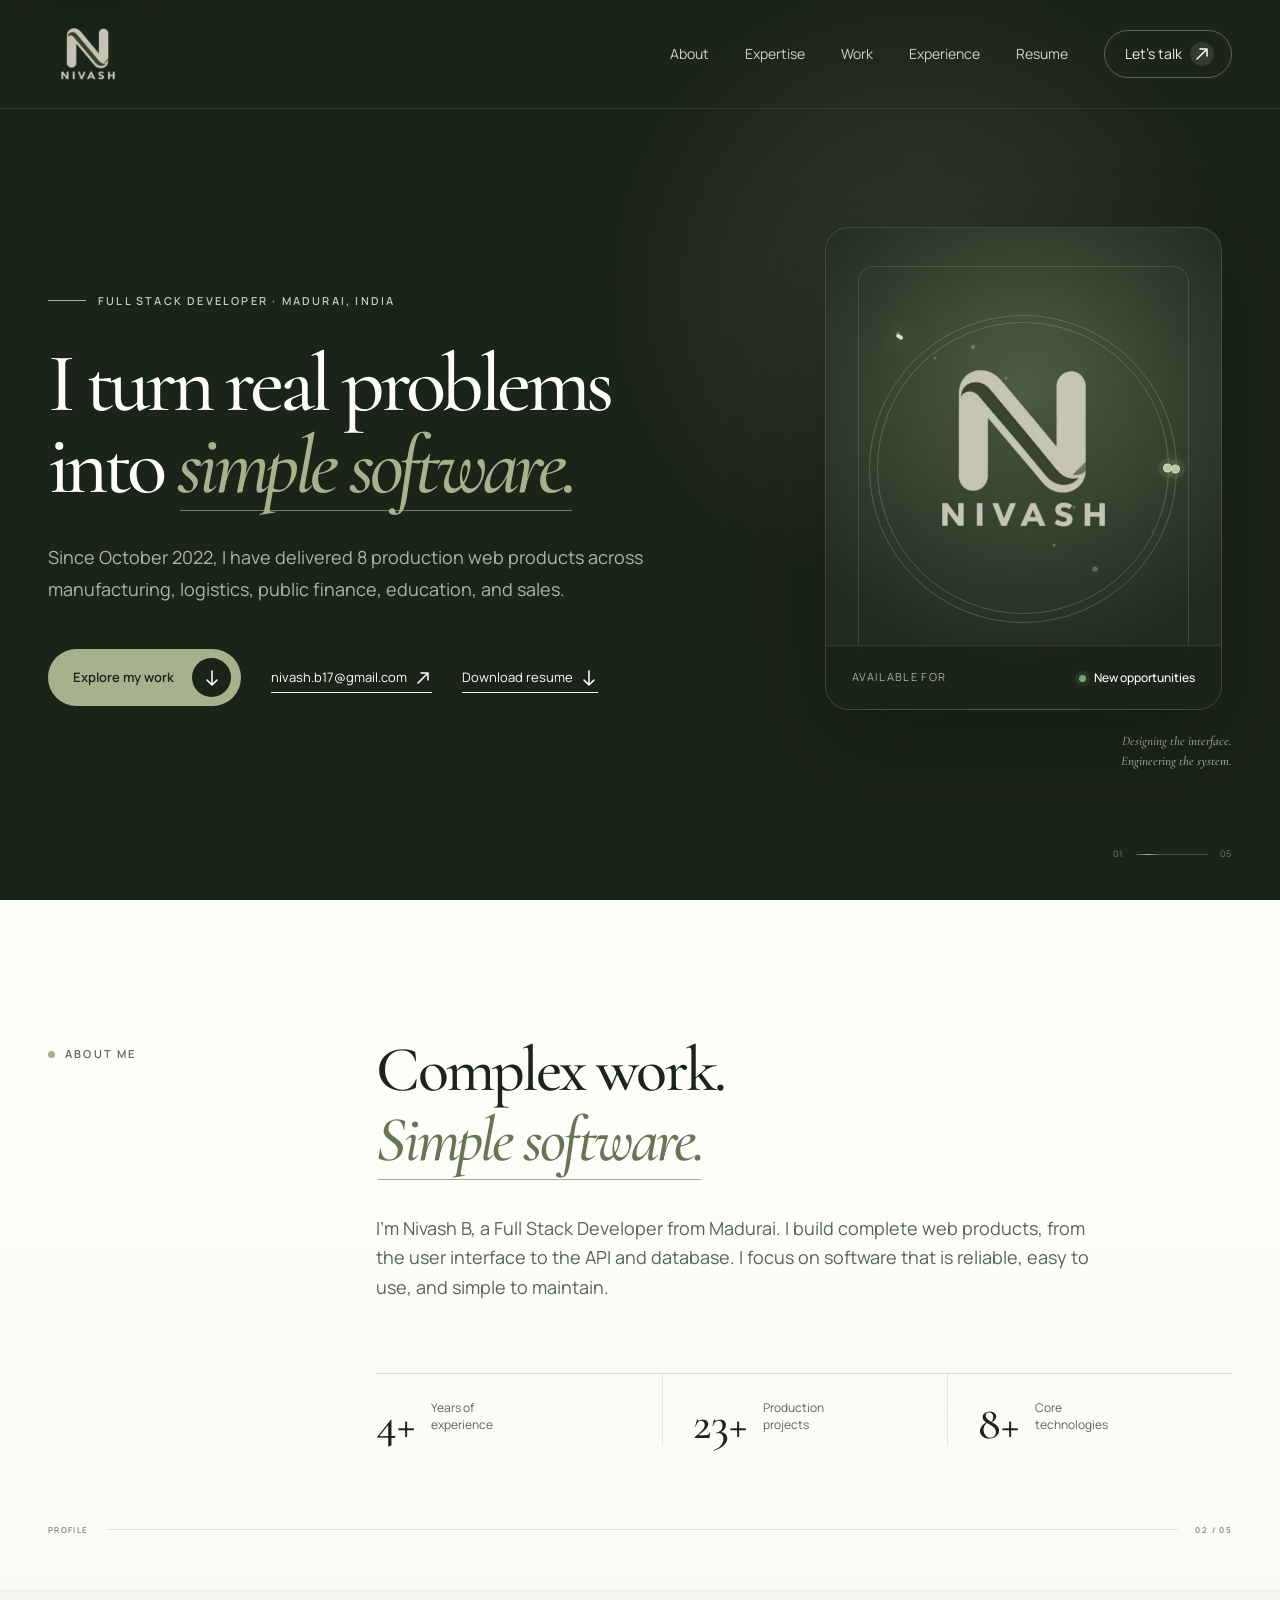
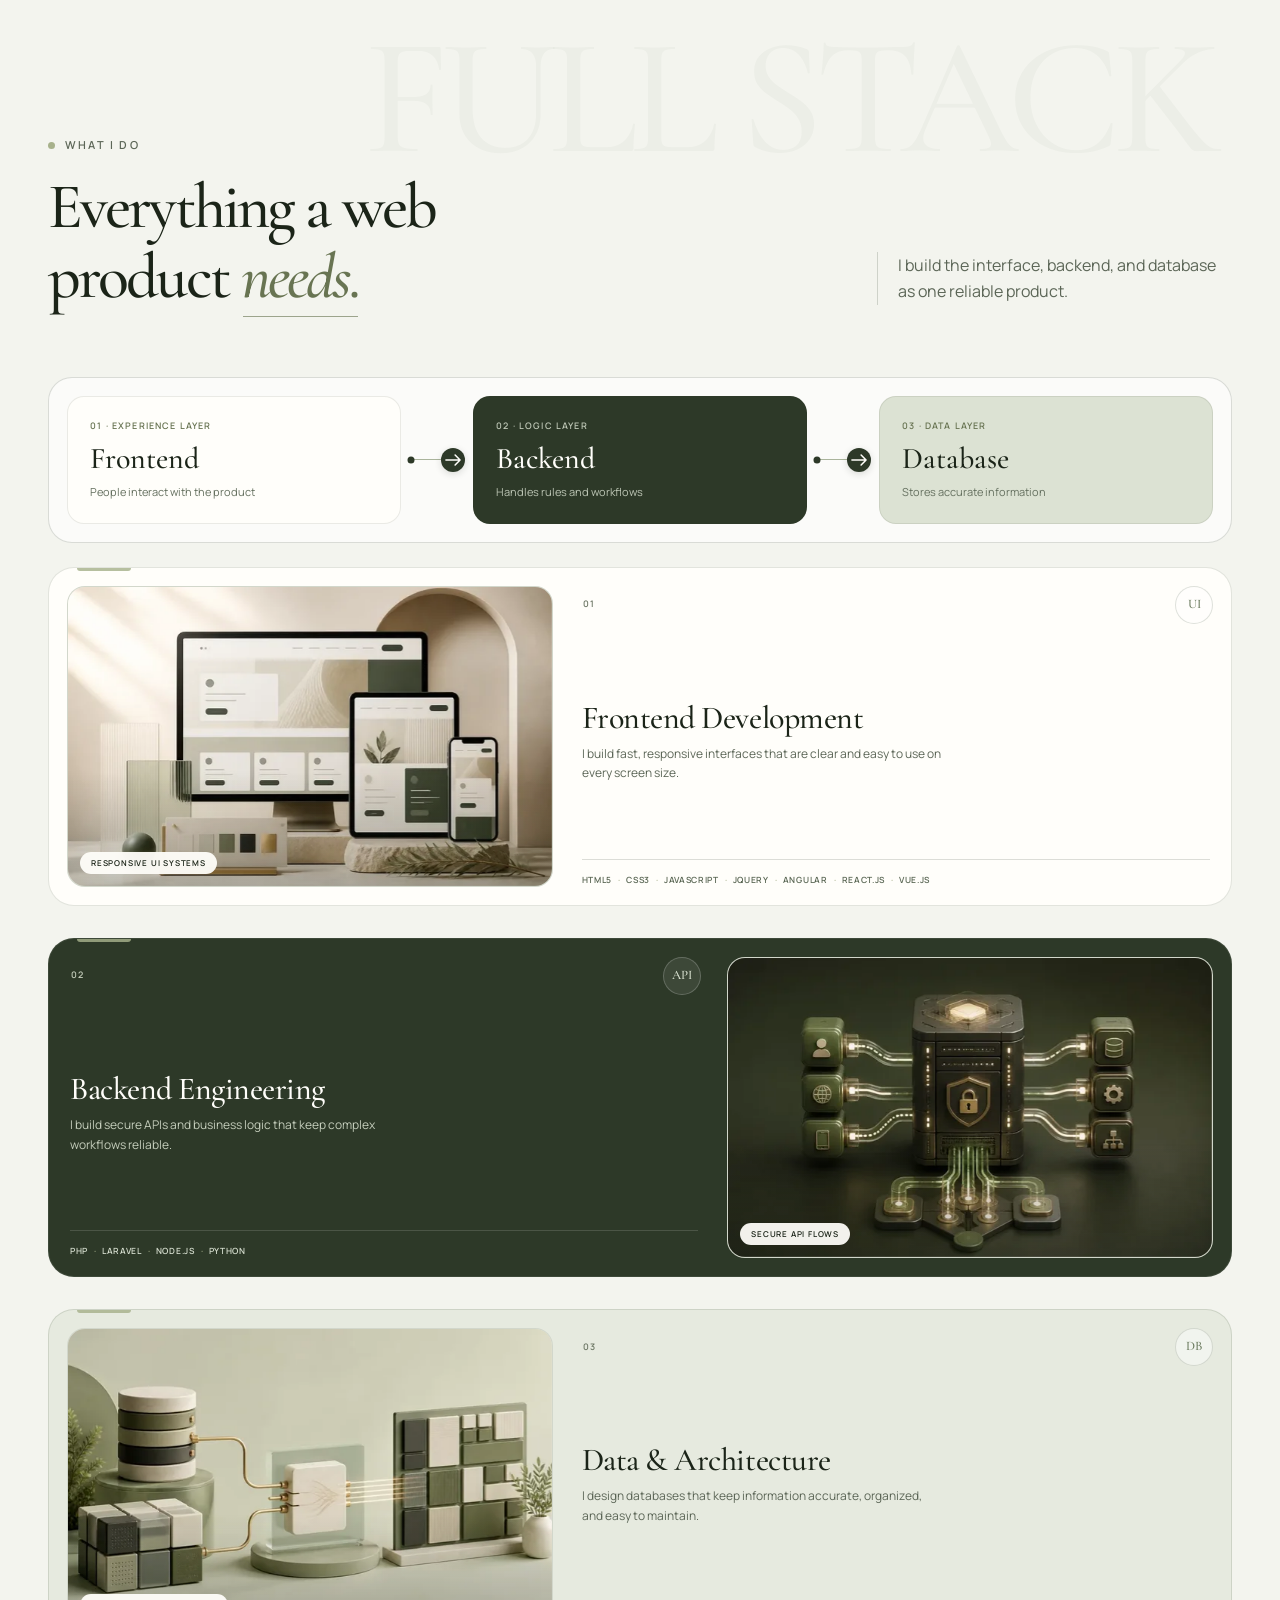
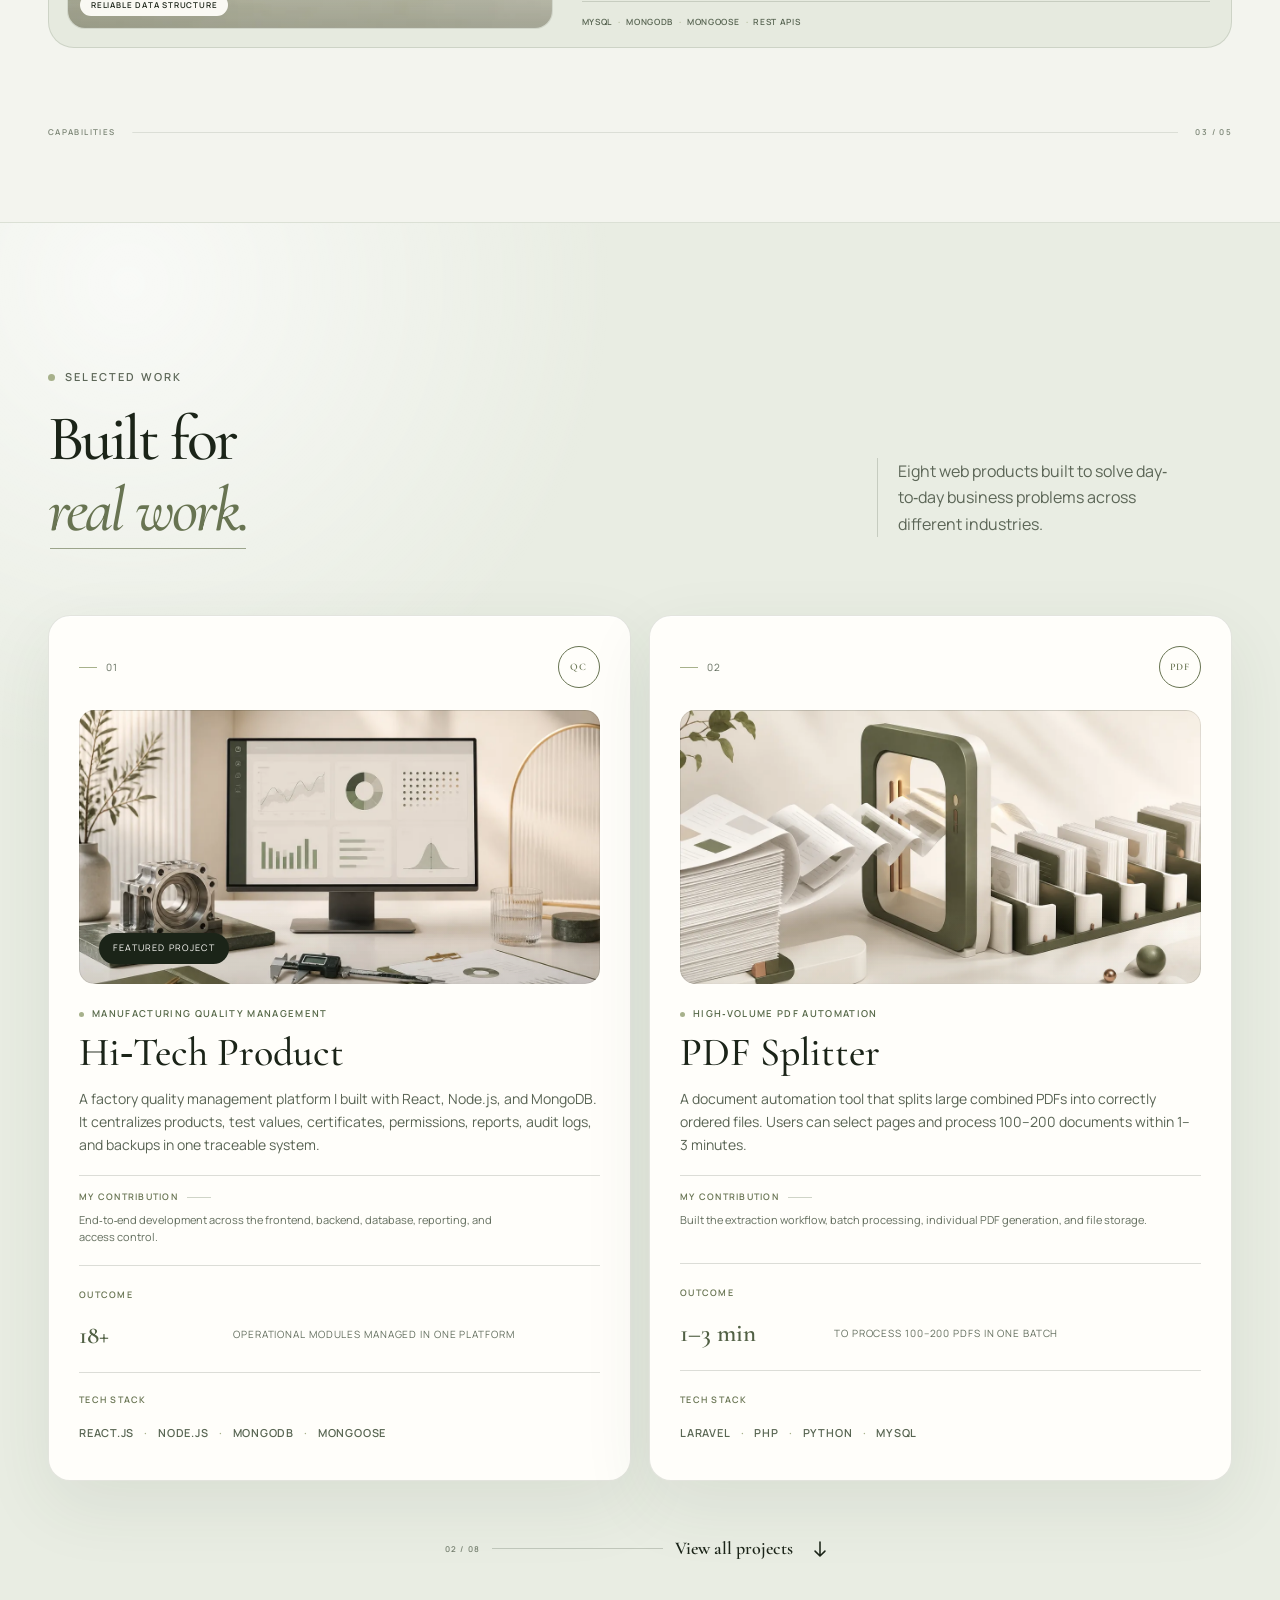
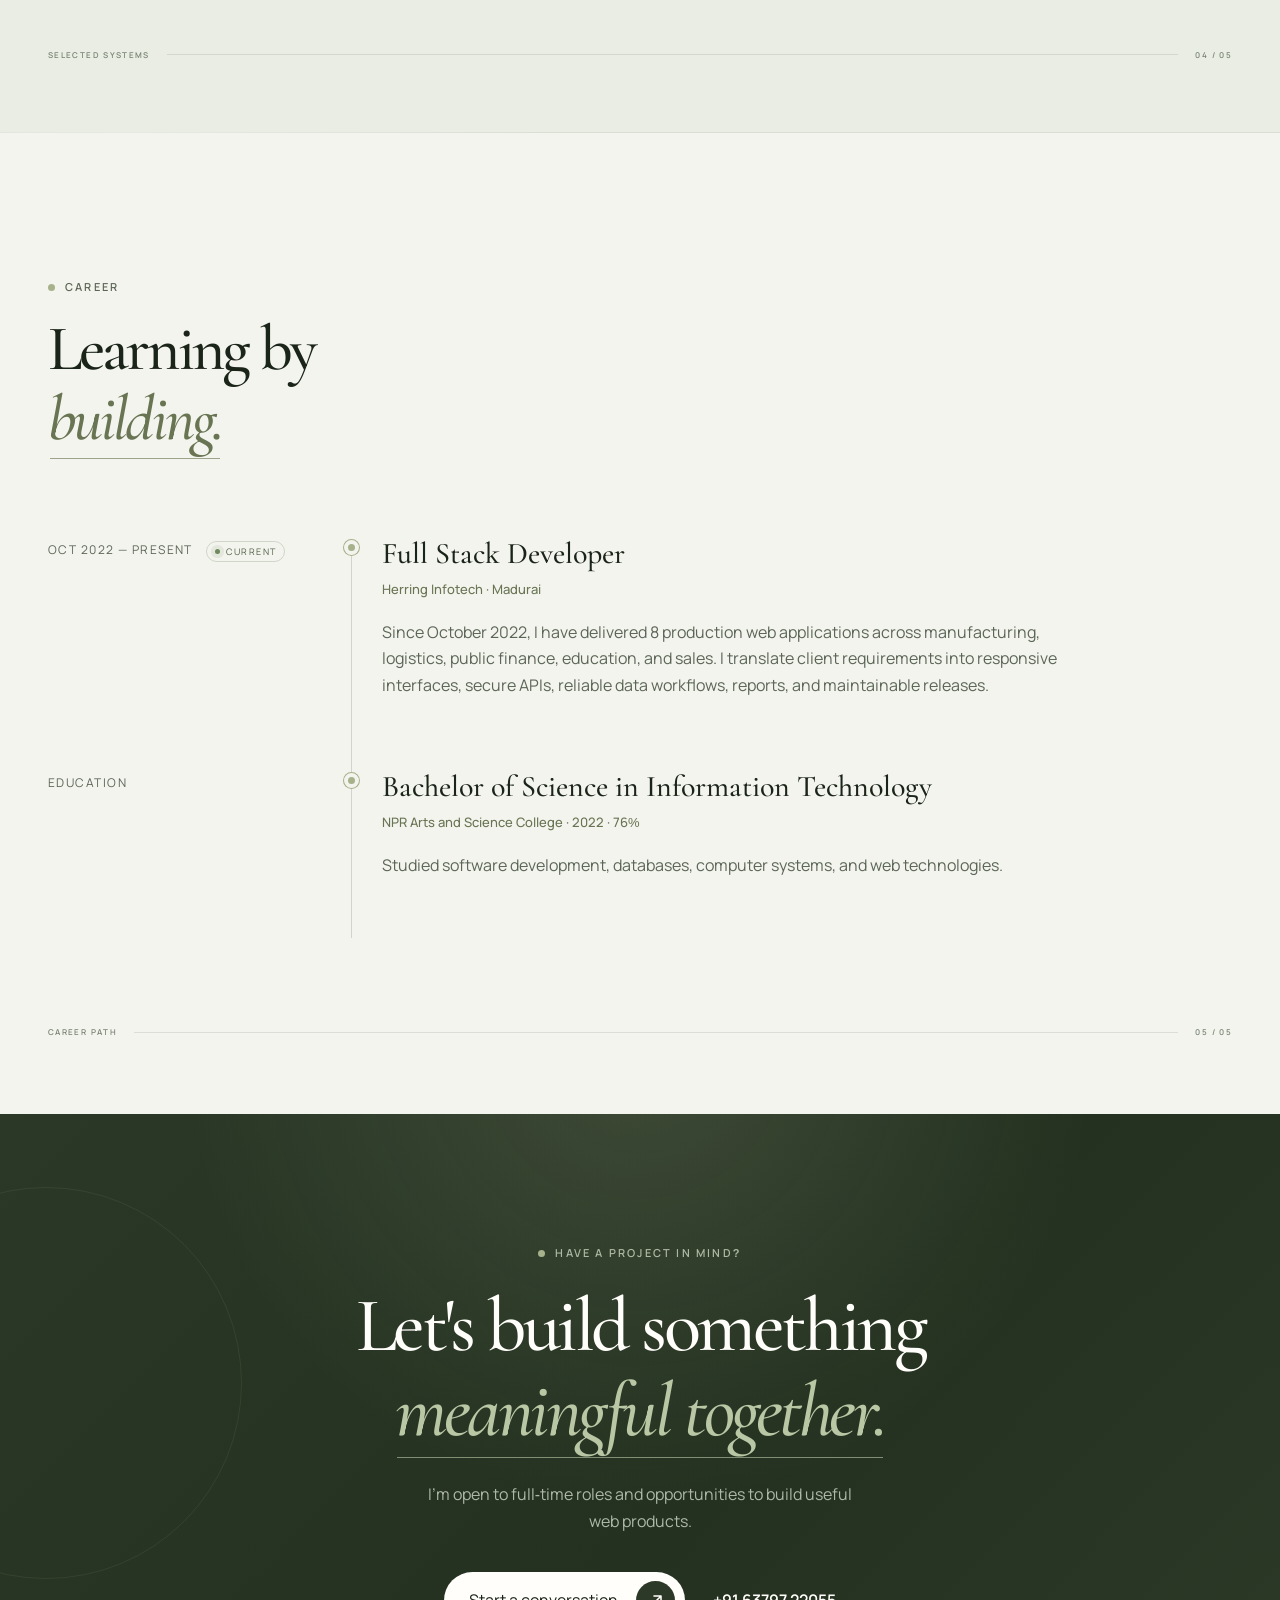
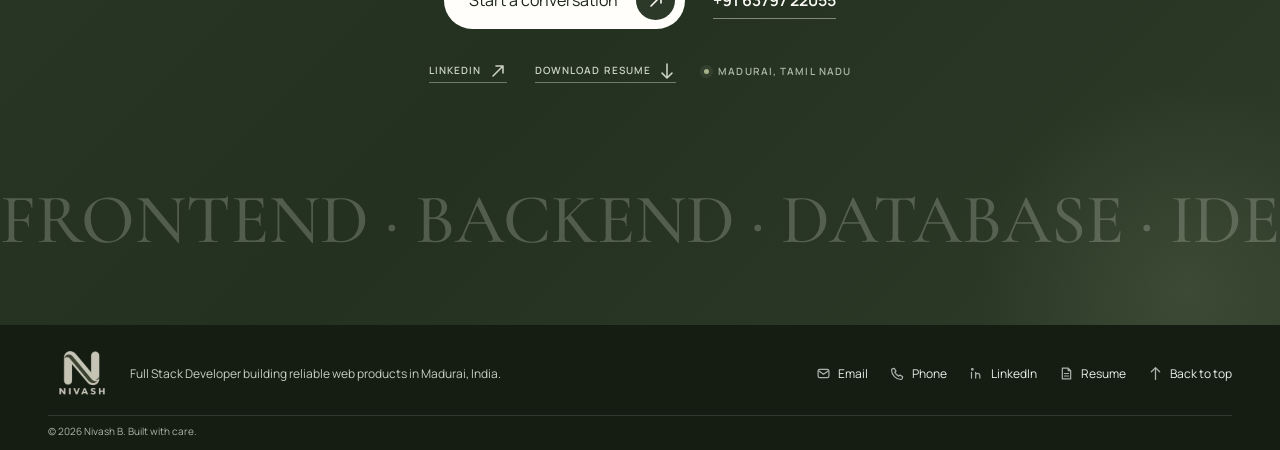
<file: index.html>
<!doctype html>
<html lang="en">
  <head>
    <meta charset="UTF-8" />
    <meta name="viewport" content="width=device-width, initial-scale=1.0, viewport-fit=cover" />
    <meta
      name="description"
      content="Nivash B is a Full Stack Developer from Madurai who builds reliable web applications, ERP systems, and workflow automation tools with modern frontend, backend, and database technologies."
    />
    <meta name="theme-color" content="#1b2418" />
    <meta name="color-scheme" content="dark" />
    <meta name="apple-mobile-web-app-capable" content="yes" />
    <meta name="apple-mobile-web-app-status-bar-style" content="black-translucent" />
    <meta name="robots" content="index, follow" />
    <meta property="og:type" content="profile" />
    <meta property="og:title" content="Nivash B — Full Stack Developer" />
    <meta property="og:description" content="Portfolio of Nivash B, a Full Stack Developer from Madurai building reliable web products across frontend, backend, and databases." />
    <title>Nivash B — Full Stack Developer</title>
    <link rel="icon" href="./assets/brand/nivash-monogram-v13-light-darkline-192.webp?v=2" type="image/webp" sizes="192x192" />
    <link rel="apple-touch-icon" href="./assets/brand/nivash-monogram-v13-light-darkline.png?v=2" />
    <link rel="preload" href="./assets/fonts/manrope-subset.woff2" as="font" type="font/woff2" crossorigin />
    <link rel="preload" href="./assets/fonts/cormorant-garamond-subset.woff2" as="font" type="font/woff2" crossorigin />
    <link rel="preload" href="./assets/fonts/cormorant-garamond-italic-subset.woff2" as="font" type="font/woff2" crossorigin />
    <link rel="stylesheet" href="./styles.min.css?v=24" />
    <script type="application/ld+json">
      {
        "@context": "https://schema.org",
        "@type": "Person",
        "name": "Nivash B",
        "jobTitle": "Full Stack Developer",
        "email": "mailto:nivash.b17@gmail.com",
        "telephone": "+91-63797-22055",
        "address": {
          "@type": "PostalAddress",
          "addressLocality": "Madurai",
          "addressRegion": "Tamil Nadu",
          "postalCode": "625501",
          "addressCountry": "IN"
        },
        "worksFor": {
          "@type": "Organization",
          "name": "Herring Infotech"
        },
        "alumniOf": {
          "@type": "CollegeOrUniversity",
          "name": "NPR Arts and Science College"
        },
        "sameAs": [
          "https://www.linkedin.com/in/nivash-b-076a53240"
        ],
        "knowsAbout": [
          "HTML",
          "CSS",
          "JavaScript",
          "Angular",
          "React",
          "Vue.js",
          "PHP",
          "Laravel",
          "Node.js",
          "Python",
          "MySQL",
          "MongoDB",
          "SQL Server"
        ]
      }
    </script>
    <noscript>
      <style>
        .reveal, .project-card.reveal, .expertise-row, .stat, .flow-node, .flow-connector, .timeline-item, .timeline-dot, .timeline::before, .expertise-image img { opacity: 1 !important; filter: none !important; transform: none !important; }
        .hero-visual { content-visibility: visible !important; }
        .project-card[hidden] { display: flex !important; }
        .projects-controls { display: none !important; }
      </style>
    </noscript>
  </head>
  <body>
    <a class="skip-link" href="#main-content">Skip to main content</a>
    <div class="page-noise" aria-hidden="true"></div>
    <div class="scroll-progress" aria-hidden="true"><span></span></div>
    <div class="page-top" id="top" aria-hidden="true"></div>

    <header class="site-header">
      <a class="brand" href="./index.html" aria-label="Reload Nivash B portfolio home">
        <img class="brand-logo brand-logo-mark" src="./assets/brand/nivash-monogram-v13-light-darkline-192.webp" width="192" height="192" fetchpriority="high" alt="Nivash logo" />
      </a>

      <button class="menu-button" type="button" aria-label="Open navigation" aria-expanded="false" aria-controls="main-navigation">
        <span></span><span></span>
      </button>

      <nav class="site-nav" id="main-navigation" aria-label="Main navigation">
        <a href="#about">About</a>
        <a href="#expertise">Expertise</a>
        <a href="#work">Work</a>
        <a href="#experience">Experience</a>
        <a href="./assets/Nivash-Resume.pdf" target="_blank" rel="noopener noreferrer">Resume</a>
        <a class="nav-contact" href="#contact">Let's talk <span aria-hidden="true"><svg class="action-arrow" viewBox="0 0 18 18"><path d="M4 14 14 4M7 4h7v7" /></svg></span></a>
      </nav>
    </header>

    <main id="main-content">
      <section class="hero section-shell" aria-labelledby="hero-title">
        <div class="hero-copy">
          <p class="eyebrow hero-eyebrow hero-reveal"><span></span> Full Stack Developer · Madurai, India</p>
          <h1 class="hero-reveal hero-delay-1" id="hero-title">I turn real problems into <em>simple software.</em></h1>
          <p class="hero-intro hero-reveal hero-delay-2">
            Since October 2022, I have delivered 8 production web products across manufacturing, logistics, public finance, education, and sales.
          </p>
          <div class="hero-actions hero-reveal hero-delay-3">
            <a class="button button-primary" href="#work">Explore my work <span aria-hidden="true"><svg class="action-arrow action-arrow-down" viewBox="0 0 18 18"><path d="M4 14 14 4M7 4h7v7" /></svg></span></a>
            <a class="text-link" href="mailto:nivash.b17@gmail.com">nivash.b17@gmail.com <svg class="action-arrow" viewBox="0 0 18 18" aria-hidden="true"><path d="M4 14 14 4M7 4h7v7" /></svg></a>
            <a class="text-link resume-link" href="./assets/Nivash-Resume.pdf" target="_blank" rel="noopener noreferrer">Download resume <svg class="action-arrow action-arrow-down" viewBox="0 0 18 18" aria-hidden="true"><path d="M4 14 14 4M7 4h7v7" /></svg></a>
          </div>
        </div>

        <div class="hero-visual">
          <div class="portrait-frame">
            <div class="portrait-orbit orbit-one"></div>
            <div class="portrait-orbit orbit-two"></div>
            <div class="scorpio-constellation" aria-hidden="true">
              <svg viewBox="0 0 100 100" focusable="false">
                <path d="M13 18 24 25 35 22 45 31 52 43 60 55 65 68 59 79 71 86" />
                <path class="constellation-signal" d="M13 18 24 25 35 22 45 31 52 43 60 55 65 68 59 79 71 86" />
              </svg>
              <i style="--x:13%;--y:18%;--delay:0s"></i>
              <i style="--x:24%;--y:25%;--delay:.25s"></i>
              <i style="--x:35%;--y:22%;--delay:.5s"></i>
              <i style="--x:45%;--y:31%;--delay:.75s"></i>
              <i style="--x:52%;--y:43%;--delay:1s"></i>
              <i style="--x:60%;--y:55%;--delay:1.25s"></i>
              <i style="--x:65%;--y:68%;--delay:1.5s"></i>
              <i style="--x:59%;--y:79%;--delay:1.75s"></i>
              <i style="--x:71%;--y:86%;--delay:2s"></i>
            </div>
            <div class="portrait-logo-stage">
              <img class="portrait-logo portrait-logo-static" src="./assets/brand/nivash-monogram-v13-light-darkline-384.webp" srcset="./assets/brand/nivash-monogram-v13-light-darkline-192.webp 192w, ./assets/brand/nivash-monogram-v13-light-darkline-384.webp 384w, ./assets/brand/nivash-monogram-v13-light-darkline-512.webp 512w" sizes="(max-width: 620px) 50vw, (max-width: 980px) 48vw, 250px" width="512" height="512" fetchpriority="high" alt="Nivash logo" />
              <img class="portrait-logo portrait-logo-motion" src="./assets/brand/nivash-monogram-v13-light-darkline-192.webp" data-animation-src="./assets/brand/nivash-monogram-v13-animated.svg?v=15" data-animation-mobile-src="./assets/brand/nivash-monogram-v13-animated-mobile.svg?v=1" width="1254" height="1254" decoding="sync" alt="" aria-hidden="true" />
            </div>
            <div class="portrait-label">
              <span>Available for</span>
              <strong>New opportunities</strong>
            </div>
          </div>
          <p class="visual-note">Designing the interface.<br />Engineering the system.</p>
        </div>

        <div class="hero-index" aria-hidden="true">
          <span>01</span>
          <div></div>
          <span>05</span>
        </div>
      </section>

      <section class="intro-band" id="about">
        <div class="section-shell intro-grid reveal">
          <p class="section-kicker">About me</p>
          <div class="intro-statement">
            <h2>Complex work. <br /><em>Simple software.</em></h2>
            <p>
              I'm Nivash B, a Full Stack Developer from Madurai. I build complete web products, from the user interface to the API and database. I focus on software that is reliable, easy to use, and simple to maintain.
            </p>
          </div>
          <div class="stats" role="group" aria-label="Career highlights">
            <div class="stat"><strong data-count="4" data-suffix="+">4+</strong><span>Years of<br />experience</span></div>
            <div class="stat"><strong data-count="23" data-suffix="+">23+</strong><span>Production<br />projects</span></div>
            <div class="stat"><strong data-count="8" data-suffix="+">8+</strong><span>Core<br />technologies</span></div>
          </div>
          <div class="section-signal reveal" aria-hidden="true">
            <span>Profile</span><i><b></b></i><span>02 / 05</span>
          </div>
        </div>
      </section>

      <section class="expertise section-shell" id="expertise" aria-labelledby="expertise-title">
        <div class="section-heading reveal">
          <div>
            <p class="section-kicker">What I do</p>
            <h2 id="expertise-title">Everything a web <br />product <em>needs.</em></h2>
          </div>
          <p>I build the interface, backend, and database as one reliable product.</p>
        </div>

        <div class="product-flow reveal" role="group" aria-label="Web product architecture flow from interface to backend to data">
          <div class="flow-node">
            <span>01 · Experience layer</span>
            <strong>Frontend</strong>
            <small>People interact with the product</small>
          </div>
          <div class="flow-connector" aria-hidden="true"><span><svg class="action-arrow action-arrow-right" viewBox="0 0 18 18"><path d="M4 14 14 4M7 4h7v7" /></svg></span></div>
          <div class="flow-node flow-node-dark">
            <span>02 · Logic layer</span>
            <strong>Backend</strong>
            <small>Handles rules and workflows</small>
          </div>
          <div class="flow-connector" aria-hidden="true"><span><svg class="action-arrow action-arrow-right" viewBox="0 0 18 18"><path d="M4 14 14 4M7 4h7v7" /></svg></span></div>
          <div class="flow-node flow-node-sage">
            <span>03 · Data layer</span>
            <strong>Database</strong>
            <small>Stores accurate information</small>
          </div>
        </div>

        <div class="expertise-list reveal">
          <article class="expertise-row">
            <span class="row-number">01</span>
            <div class="expertise-icon" aria-hidden="true">UI</div>
            <div class="expertise-image">
              <img src="./assets/expertise/frontend-development-540.webp" srcset="./assets/expertise/frontend-development-540.webp 540w, ./assets/expertise/frontend-development-640.webp 640w, ./assets/expertise/frontend-development.webp 1000w" sizes="(max-width: 980px) calc(100vw - 84px), 560px" width="1000" height="620" loading="lazy" decoding="async" alt="Responsive web interface shown across desktop, tablet, and mobile screens" />
              <span>Responsive UI systems</span>
            </div>
            <div class="expertise-copy">
              <h3>Frontend Development</h3>
              <p>I build fast, responsive interfaces that are clear and easy to use on every screen size.</p>
            </div>
            <div class="skill-pills"><span>HTML5</span><span>CSS3</span><span>JavaScript</span><span>jQuery</span><span>Angular</span><span>React.js</span><span>Vue.js</span></div>
          </article>
          <article class="expertise-row">
            <span class="row-number">02</span>
            <div class="expertise-icon" aria-hidden="true">API</div>
            <div class="expertise-image">
              <img src="./assets/expertise/backend-engineering-540.webp" srcset="./assets/expertise/backend-engineering-540.webp 540w, ./assets/expertise/backend-engineering-640.webp 640w, ./assets/expertise/backend-engineering.webp 1000w" sizes="(max-width: 980px) calc(100vw - 84px), 560px" width="1000" height="620" loading="lazy" decoding="async" alt="Secure server core connecting APIs, services, and business workflows" />
              <span>Secure API flows</span>
            </div>
            <div class="expertise-copy">
              <h3>Backend Engineering</h3>
              <p>I build secure APIs and business logic that keep complex workflows reliable.</p>
            </div>
            <div class="skill-pills"><span>PHP</span><span>Laravel</span><span>Node.js</span><span>Python</span></div>
          </article>
          <article class="expertise-row">
            <span class="row-number">03</span>
            <div class="expertise-icon" aria-hidden="true">DB</div>
            <div class="expertise-image">
              <img src="./assets/expertise/data-architecture-540.webp" srcset="./assets/expertise/data-architecture-540.webp 540w, ./assets/expertise/data-architecture-640.webp 640w, ./assets/expertise/data-architecture.webp 1000w" sizes="(max-width: 980px) calc(100vw - 84px), 560px" width="1000" height="620" loading="lazy" decoding="async" alt="Connected database systems moving structured data through a reliable architecture" />
              <span>Reliable data structure</span>
            </div>
            <div class="expertise-copy">
              <h3>Data &amp; Architecture</h3>
              <p>I design databases that keep information accurate, organized, and easy to maintain.</p>
            </div>
            <div class="skill-pills"><span>MySQL</span><span>MongoDB</span><span>Mongoose</span><span>REST APIs</span></div>
          </article>
        </div>
        <div class="section-signal reveal" aria-hidden="true">
          <span>Capabilities</span><i><b></b></i><span>03 / 05</span>
        </div>
      </section>

      <section class="work" id="work" aria-labelledby="work-title">
        <div class="section-shell">
          <div class="work-heading section-heading reveal">
            <div>
              <p class="section-kicker">Selected work</p>
              <h2 id="work-title">Built for <br /><em>real work.</em></h2>
            </div>
            <p>Eight web products built to solve day-to-day business problems across different industries.</p>
          </div>

          <div class="project-list">
            <div class="project-grid" id="project-grid">
              <article class="project-card reveal">
                <div class="project-card-top"><span>01</span><div class="line-icon" aria-hidden="true">QC</div></div>
                <div class="project-image-wrap">
                  <img loading="lazy" decoding="async" src="./assets/projects/quality-inspection.webp" alt="Editorial visualization of a manufacturing quality inspection dashboard" width="1200" height="800" />
                  <span class="project-type">Featured project</span>
                </div>
                <p class="project-category">Manufacturing quality management</p>
                <h3>Hi-Tech Product</h3>
                <p>A factory quality management platform I built with React, Node.js, and MongoDB. It centralizes products, test values, certificates, permissions, reports, audit logs, and backups in one traceable system.</p>
                <div class="project-contribution"><span>My contribution</span><p>End-to-end development across the frontend, backend, database, reporting, and access control.</p></div>
                <div class="project-impact"><strong>18+</strong><span>operational modules managed in one platform</span></div>
                <div class="project-stack"><span>React.js</span><span>Node.js</span><span>MongoDB</span><span>Mongoose</span></div>
              </article>

              <article class="project-card reveal">
                <div class="project-card-top"><span>02</span><div class="line-icon" aria-hidden="true">PDF</div></div>
                <div class="project-image-wrap"><img loading="lazy" decoding="async" src="./assets/projects/pdf-automation.webp" alt="Editorial visualization of automated PDF document processing" width="1200" height="800" /></div>
                <p class="project-category">High-volume PDF automation</p>
                <h3>PDF Splitter</h3>
                <p>A document automation tool that splits large combined PDFs into correctly ordered files. Users can select pages and process 100–200 documents within 1–3 minutes.</p>
                <div class="project-contribution"><span>My contribution</span><p>Built the extraction workflow, batch processing, individual PDF generation, and file storage.</p></div>
                <div class="project-impact"><strong>1–3 min</strong><span>to process 100–200 PDFs in one batch</span></div>
                <div class="project-stack"><span>Laravel</span><span>PHP</span><span>Python</span><span>MySQL</span></div>
              </article>

              <article class="project-card reveal" hidden>
                <div class="project-card-top"><span>03</span><div class="line-icon" aria-hidden="true">ERP</div></div>
                <div class="project-image-wrap"><img loading="lazy" decoding="async" src="./assets/projects/gimis-erp.webp" alt="Editorial visualization of a connected telecom tower ERP" width="1200" height="800" /></div>
                <p class="project-category">Telecom infrastructure ERP</p>
                <h3>GIMS ERP</h3>
                <p>An ERP that coordinates telecom tower installation across multiple states. It centralizes project records, location updates, and work status so teams can track every site from one system.</p>
                <div class="project-contribution"><span>My contribution</span><p>Developed workflows for project records, site tracking, and multi-state tower operations.</p></div>
                <div class="project-impact"><strong>Multi-state</strong><span>tower projects managed in one ERP</span></div>
                <div class="project-stack"><span>Laravel</span><span>PHP</span><span>MySQL</span></div>
              </article>

              <article class="project-card reveal" hidden>
                <div class="project-card-top"><span>04</span><div class="line-icon" aria-hidden="true">ॐ</div></div>
                <div class="project-image-wrap"><img loading="lazy" decoding="async" src="./assets/projects/prasanna-guru.webp" alt="Editorial visualization of a temple trust donation platform" width="1200" height="800" /></div>
                <p class="project-category">Temple trust donations</p>
                <h3>Prasanna Guru</h3>
                <p>An online donation platform for a temple trust. I maintain the live application and deliver client-requested improvements to its donation flow and core features.</p>
                <div class="project-contribution"><span>My contribution</span><p>Maintain the live system and implement safe, focused changes requested by the client.</p></div>
                <div class="project-impact"><strong>Online</strong><span>donation access for the temple trust</span></div>
                <div class="project-stack"><span>Laravel</span><span>PHP</span><span>MySQL</span></div>
              </article>

              <article class="project-card reveal" hidden>
                <div class="project-card-top"><span>05</span><div class="line-icon" aria-hidden="true">EDU</div></div>
                <div class="project-image-wrap"><img loading="lazy" decoding="async" src="./assets/projects/engineer-unlock.webp" alt="Editorial visualization of an online engineering learning platform" width="1200" height="800" /></div>
                <p class="project-category">Online learning platform</p>
                <h3>Engineer Unlock</h3>
                <p>An online learning platform for engineering students. Learners access courses through a simple interface, while administrators manage courses, content, users, permissions, and daily operations.</p>
                <div class="project-contribution"><span>My contribution</span><p>Built learner workflows and admin controls for courses, content, users, and access.</p></div>
                <div class="project-impact"><strong>2 portals</strong><span>learner experience and admin control</span></div>
                <div class="project-stack"><span>Laravel</span><span>PHP</span><span>MySQL</span></div>
              </article>

              <article class="project-card reveal" hidden>
                <div class="project-card-top"><span>06</span><div class="line-icon" aria-hidden="true">KPI</div></div>
                <div class="project-image-wrap"><img loading="lazy" decoding="async" src="./assets/projects/truck-loading.webp" alt="Editorial visualization of multi-location truck loading operations" width="1200" height="800" /></div>
                <p class="project-category">Logistics KPI tracking</p>
                <h3>KPI Truck Loading System</h3>
                <p>A real-time KPI platform for truck loading across 3 locations. It records each load, calculates loading time, and synchronizes MySQL with SQL Server for consistent reporting.</p>
                <div class="project-contribution"><span>My contribution</span><p>Built the upload flow, KPI calculations, location tracking, and two-database synchronization.</p></div>
                <div class="project-impact"><strong>3 locations</strong><span>tracked through 2 synchronized databases</span></div>
                <div class="project-stack"><span>Laravel</span><span>PHP</span><span>MySQL</span><span>SQL Server</span></div>
              </article>

              <article class="project-card reveal" hidden>
                <div class="project-card-top"><span>07</span><div class="line-icon" aria-hidden="true">TAX</div></div>
                <div class="project-image-wrap"><img loading="lazy" decoding="async" src="./assets/projects/tax-collection.webp" alt="Editorial visualization of a secure municipal tax collection platform" width="1200" height="800" /></div>
                <p class="project-category">Municipal tax collection</p>
                <h3>Hi-Tech Office Tax Collection</h3>
                <p>A secure multi-user platform that helps municipal offices process and track tax transactions digitally. It protects financial data, records user actions, automates reports, and displays activity in a live dashboard.</p>
                <div class="project-contribution"><span>My contribution</span><p>Developed secure tax workflows, audit logging, automated reports, and the analytics dashboard.</p></div>
                <div class="project-impact"><strong>3 safeguards</strong><span>encryption, audit logs, and multi-level authentication</span></div>
                <div class="project-stack"><span>Laravel</span><span>PHP</span><span>MySQL</span><span>Chart.js</span><span>REST API</span></div>
              </article>

              <article class="project-card reveal" hidden>
                <div class="project-card-top"><span>08</span><div class="line-icon" aria-hidden="true">CRM</div></div>
                <div class="project-image-wrap"><img loading="lazy" decoding="async" src="./assets/projects/lead-management.webp" alt="Editorial visualization of a lead-to-business conversion pipeline" width="1200" height="800" /></div>
                <p class="project-category">Lead-to-business CRM</p>
                <h3>Lead Management</h3>
                <p>A lead management platform that moves prospects from first contact to business conversion. Teams can create leads, update their stage, track progress, and keep customer details in one place.</p>
                <div class="project-contribution"><span>My contribution</span><p>Built lead creation, progress tracking, and conversion workflows across React and Node.js.</p></div>
                <div class="project-impact"><strong>Full pipeline</strong><span>lead creation through business conversion</span></div>
                <div class="project-stack"><span>React.js</span><span>Node.js</span><span>MongoDB</span><span>Mongoose</span></div>
              </article>
            </div>
            <div class="projects-controls">
              <button class="projects-toggle" type="button" aria-expanded="false" aria-controls="project-grid">
                <span class="projects-toggle-count" aria-hidden="true">02 / 08</span>
                <span class="projects-toggle-rule" aria-hidden="true"></span>
                <span class="projects-toggle-label">View all projects</span>
                <span class="projects-toggle-icon" aria-hidden="true"><svg class="action-arrow action-arrow-down" viewBox="0 0 18 18"><path d="M4 14 14 4M7 4h7v7" /></svg></span>
              </button>
            </div>
          </div>
          <div class="section-signal reveal" aria-hidden="true">
            <span>Selected systems</span><i><b></b></i><span>04 / 05</span>
          </div>
        </div>
      </section>

      <section class="experience section-shell" id="experience" aria-labelledby="experience-title">
        <div class="section-heading reveal">
          <div>
            <p class="section-kicker">Career</p>
              <h2 id="experience-title">Learning by <br /><em>building.</em></h2>
          </div>
        </div>

        <div class="timeline reveal">
          <article class="timeline-item">
            <p class="timeline-date"><time datetime="2022-10">Oct 2022</time> — Present <span class="current-role">Current</span></p>
            <div class="timeline-dot"></div>
            <div>
              <h3>Full Stack Developer</h3>
              <p class="company">Herring Infotech · Madurai</p>
              <p>Since October 2022, I have delivered 8 production web applications across manufacturing, logistics, public finance, education, and sales. I translate client requirements into responsive interfaces, secure APIs, reliable data workflows, reports, and maintainable releases.</p>
            </div>
          </article>
          <article class="timeline-item education-item">
            <p class="timeline-date">Education</p>
            <div class="timeline-dot"></div>
            <div>
              <h3>Bachelor of Science in Information Technology</h3>
              <p class="company">NPR Arts and Science College · 2022 · 76%</p>
              <p>Studied software development, databases, computer systems, and web technologies.</p>
            </div>
          </article>
        </div>
        <div class="section-signal reveal" aria-hidden="true">
          <span>Career path</span><i><b></b></i><span>05 / 05</span>
        </div>
      </section>

      <section class="contact" id="contact" aria-labelledby="contact-title">
        <div class="section-shell contact-inner reveal">
          <p class="section-kicker">Have a project in mind?</p>
          <h2 id="contact-title">Let's build something <br /><em>meaningful together.</em></h2>
          <p>I'm open to full-time roles and opportunities to build useful web products.</p>
          <div class="contact-actions">
            <button class="button button-light contact-assistant-trigger" type="button" aria-haspopup="dialog" aria-controls="contact-assistant">Start a conversation <span aria-hidden="true"><svg class="action-arrow" viewBox="0 0 18 18"><path d="M4 14 14 4M7 4h7v7" /></svg></span></button>
            <a class="phone-link" href="tel:+916379722055">+91 63797 22055</a>
          </div>
          <div class="contact-quick-links" role="group" aria-label="Professional links">
            <a href="https://www.linkedin.com/in/nivash-b-076a53240" target="_blank" rel="noopener noreferrer">LinkedIn <svg class="action-arrow" viewBox="0 0 18 18" aria-hidden="true"><path d="M4 14 14 4M7 4h7v7" /></svg></a>
            <a href="./assets/Nivash-Resume.pdf" target="_blank" rel="noopener noreferrer">Download resume <svg class="action-arrow action-arrow-down" viewBox="0 0 18 18" aria-hidden="true"><path d="M4 14 14 4M7 4h7v7" /></svg></a>
            <span>Madurai, Tamil Nadu</span>
          </div>
        </div>
        <div class="contact-marquee" aria-hidden="true">
          <span>FRONTEND · BACKEND · DATABASE · IDEAS · FRONTEND · BACKEND · DATABASE · IDEAS ·</span>
          <span>FRONTEND · BACKEND · DATABASE · IDEAS · FRONTEND · BACKEND · DATABASE · IDEAS ·</span>
        </div>
      </section>
    </main>

    <dialog class="contact-assistant" id="contact-assistant" aria-labelledby="contact-assistant-title" aria-describedby="contact-assistant-description">
      <div class="contact-assistant-card">
        <button class="contact-assistant-close" type="button" data-contact-assistant-close aria-label="Close contact assistant"><span></span><span></span></button>
        <p class="contact-assistant-kicker"><i aria-hidden="true"></i> Portfolio assistant</p>
        <div class="contact-assistant-message">
          <span class="contact-assistant-avatar" aria-hidden="true">N</span>
          <div>
            <p id="contact-assistant-description">Hi, I'll help you reach Nivash.</p>
            <h2 id="contact-assistant-title">What would you like to discuss?</h2>
          </div>
        </div>
        <div class="contact-assistant-options" role="group" aria-label="Choose a conversation type">
          <a class="contact-assistant-choice" href="https://wa.me/916379722055?text=Hi%20Nivash%2C%20I%20viewed%20your%20portfolio%20and%20would%20like%20to%20discuss%20a%20hiring%20opportunity." target="_blank" rel="noopener noreferrer">
            <span class="contact-assistant-choice-number">01</span>
            <strong>Hiring</strong>
            <small>Discuss a role or opportunity</small>
            <span class="contact-assistant-choice-arrow" aria-hidden="true"><svg class="action-arrow" viewBox="0 0 18 18"><path d="M4 14 14 4M7 4h7v7" /></svg></span>
          </a>
          <a class="contact-assistant-choice" href="https://wa.me/916379722055?text=Hi%20Nivash%2C%20I%20viewed%20your%20portfolio%20and%20would%20like%20to%20discuss%20a%20project." target="_blank" rel="noopener noreferrer">
            <span class="contact-assistant-choice-number">02</span>
            <strong>Project</strong>
            <small>Discuss a product or collaboration</small>
            <span class="contact-assistant-choice-arrow" aria-hidden="true"><svg class="action-arrow" viewBox="0 0 18 18"><path d="M4 14 14 4M7 4h7v7" /></svg></span>
          </a>
        </div>
        <p class="contact-assistant-note"><span aria-hidden="true"></span> WhatsApp opens with your message ready.</p>
      </div>
    </dialog>

    <footer class="site-footer">
      <div>
        <a class="brand footer-brand" href="./" data-scroll-top aria-label="Nivash B — back to top"><img class="brand-logo brand-logo-lockup" src="./assets/brand/nivash-monogram-v13-light-darkline-192.webp" width="192" height="192" loading="lazy" decoding="async" alt="Nivash logo" /></a>
        <p>Full Stack Developer building reliable web products in Madurai, India.</p>
      </div>
      <div class="footer-links">
        <a href="mailto:nivash.b17@gmail.com"><svg class="footer-icon" viewBox="0 0 18 18" aria-hidden="true"><rect x="2.5" y="4" width="13" height="10" rx="2" /><path d="m3.5 6 5.5 4 5.5-4" /></svg><span>Email</span></a>
        <a href="tel:+916379722055"><svg class="footer-icon" viewBox="0 0 18 18" aria-hidden="true"><path d="M5.1 2.8 7.2 6 5.8 7.5c1 2.1 2.6 3.7 4.7 4.7l1.5-1.4 3.2 2.1-.7 2.3c-.2.6-.8 1-1.4 1C6.8 15.8 2.2 11.2 1.8 4.9c0-.6.4-1.2 1-1.4l2.3-.7Z" /></svg><span>Phone</span></a>
        <a href="https://www.linkedin.com/in/nivash-b-076a53240" target="_blank" rel="noopener noreferrer"><svg class="footer-icon" viewBox="0 0 18 18" aria-hidden="true"><circle cx="4" cy="4" r="1" /><path d="M3 7.5v7M8 14.5v-7m0 3c.8-2 4.8-2.5 5 1v3" /></svg><span>LinkedIn</span></a>
        <a href="./assets/Nivash-Resume.pdf" target="_blank" rel="noopener noreferrer"><svg class="footer-icon" viewBox="0 0 18 18" aria-hidden="true"><path d="M4 2.5h7l3 3v10H4zM11 2.5v3h3M6.5 9h5M6.5 12h5" /></svg><span>Resume</span></a>
        <a href="./" data-scroll-top><svg class="action-arrow action-arrow-up footer-icon" viewBox="0 0 18 18" aria-hidden="true"><path d="M4 14 14 4M7 4h7v7" /></svg><span>Back to top</span></a>
      </div>
      <p class="copyright">© <span id="year"></span> Nivash B. Built with care.</p>
    </footer>

    <script src="./script.min.js?v=12"></script>
  </body>
</html>
</file>
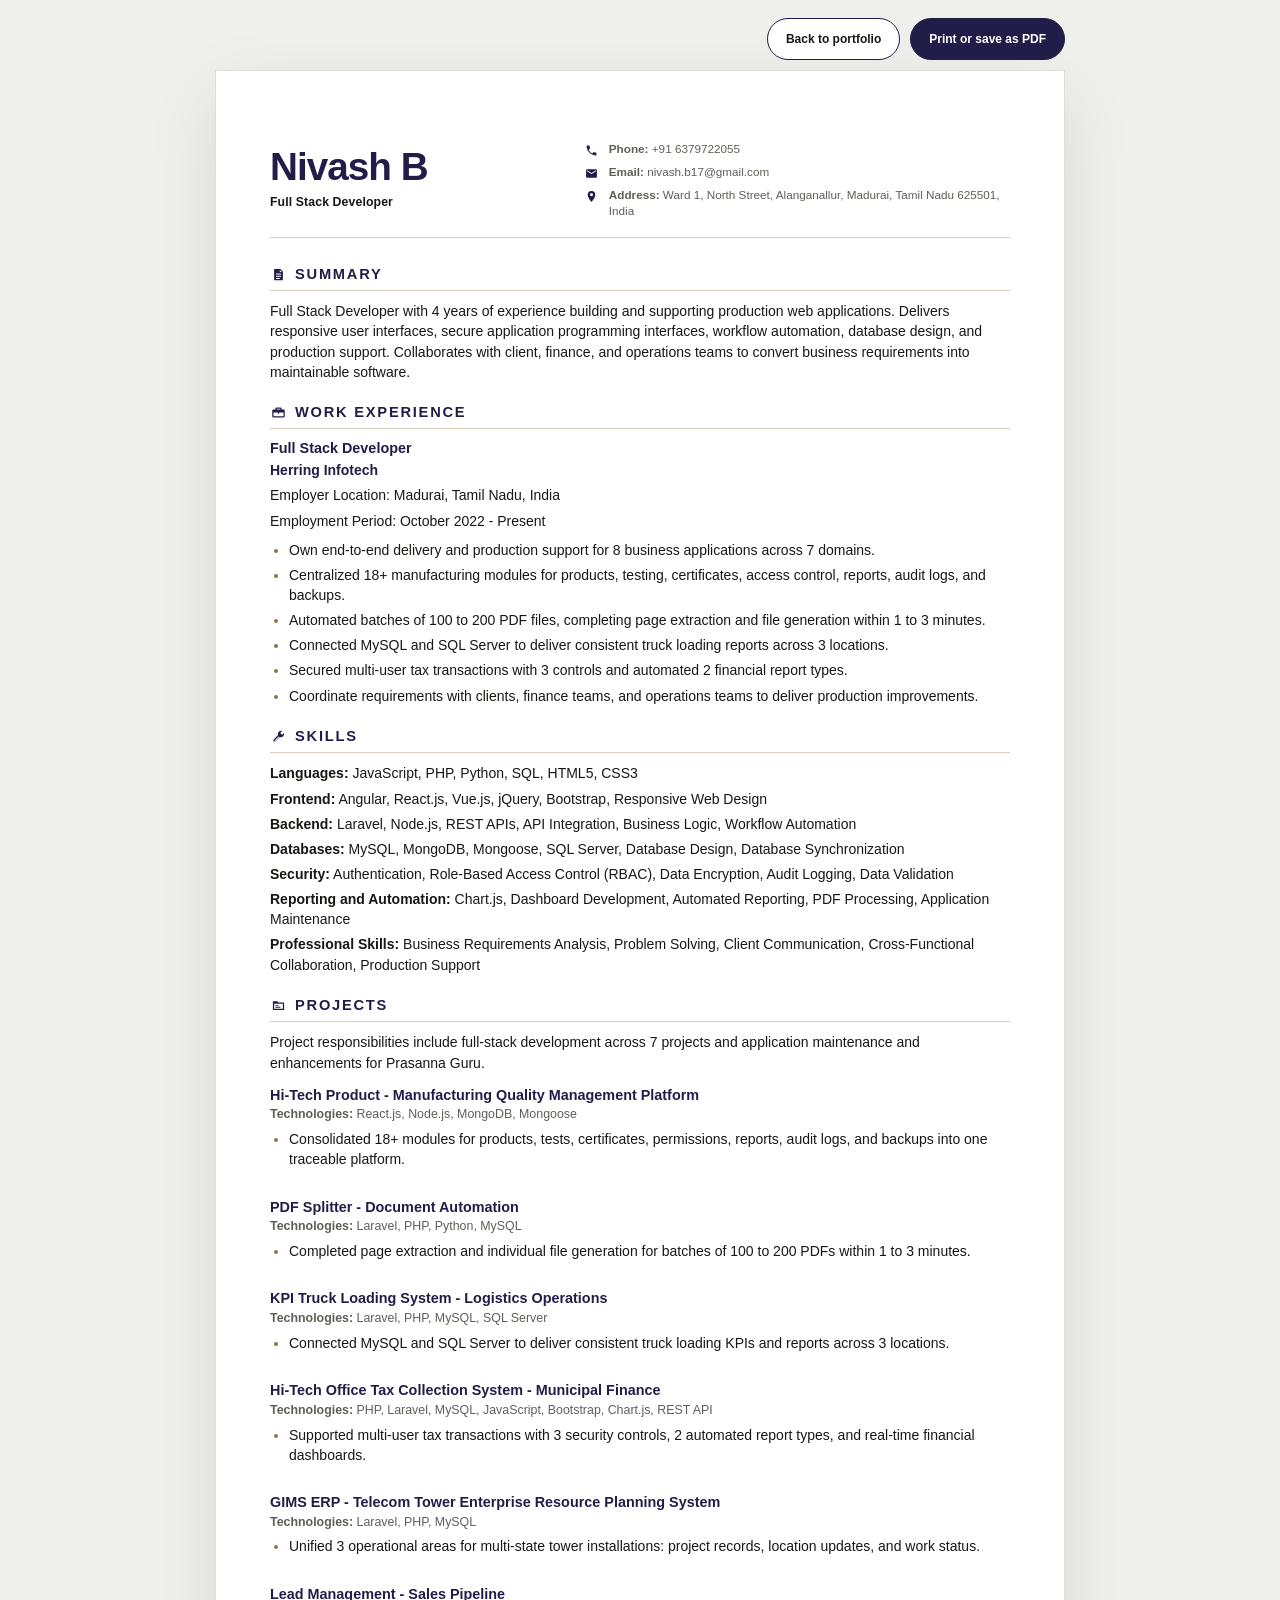
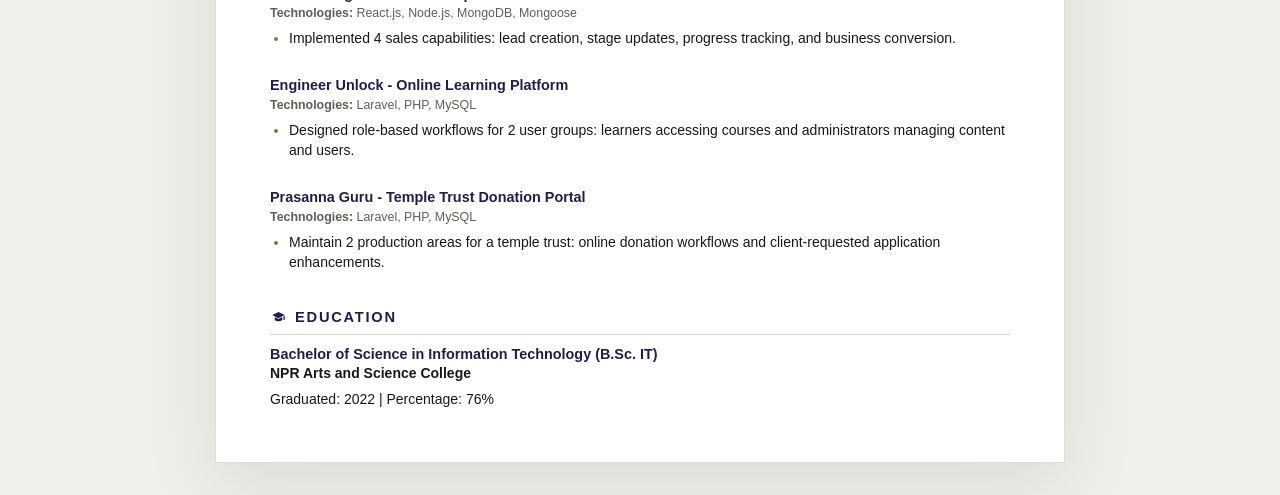
<file: ats-resume.html>
<!doctype html>
<html lang="en">
  <head>
    <meta charset="UTF-8" />
    <meta name="viewport" content="width=device-width, initial-scale=1.0" />
    <meta name="description" content="ATS-friendly resume of Nivash B, Full Stack Developer from Madurai, India." />
    <meta name="author" content="Nivash B" />
    <title>Nivash B - Full Stack Developer Resume</title>
    <link rel="stylesheet" href="./ats-resume.css" />
  </head>
  <body>
    <div class="screen-actions" aria-label="Resume actions">
      <a href="./index.html">Back to portfolio</a>
      <button type="button" onclick="window.print()">Print or save as PDF</button>
    </div>

    <main class="ats-resume">
      <header>
        <div class="identity-block">
          <h1>Nivash B</h1>
          <p class="job-title">Full Stack Developer</p>
        </div>
        <div class="contact-details" aria-label="Contact information">
          <p class="contact-line">
            <span class="contact-icon" aria-hidden="true">
              <svg viewBox="0 0 24 24" focusable="false"><path d="M6.6 10.8c1.7 3.3 3.3 4.9 6.6 6.6l2.2-2.2c.3-.3.7-.4 1.1-.2 1.2.4 2.4.6 3.7.6.6 0 1 .4 1 1V20c0 .6-.4 1-1 1C10.7 21 3 13.3 3 3.8c0-.6.4-1 1-1h3.5c.6 0 1 .4 1 1 0 1.3.2 2.5.6 3.7.1.4 0 .8-.2 1.1l-2.3 2.2Z"/></svg>
            </span>
            <span><strong>Phone:</strong> +91 6379722055</span>
          </p>
          <p class="contact-line">
            <span class="contact-icon" aria-hidden="true">
              <svg viewBox="0 0 24 24" focusable="false"><path d="M20 4H4a2 2 0 0 0-2 2v12c0 1.1.9 2 2 2h16a2 2 0 0 0 2-2V6a2 2 0 0 0-2-2Zm0 4-8 5-8-5V6l8 5 8-5v2Z"/></svg>
            </span>
            <span><strong>Email:</strong> nivash.b17@gmail.com</span>
          </p>
          <p class="contact-line">
            <span class="contact-icon" aria-hidden="true">
              <svg viewBox="0 0 24 24" focusable="false"><path d="M12 2a7 7 0 0 0-7 7c0 5.2 7 13 7 13s7-7.8 7-13a7 7 0 0 0-7-7Zm0 9.5A2.5 2.5 0 1 1 12 6a2.5 2.5 0 0 1 0 5.5Z"/></svg>
            </span>
            <span><strong>Address:</strong> Ward 1, North Street, Alanganallur, Madurai, Tamil Nadu 625501, India</span>
          </p>
        </div>
      </header>

      <section aria-labelledby="summary-heading">
        <h2 id="summary-heading">
          <span class="section-icon" aria-hidden="true"><svg viewBox="0 0 24 24" focusable="false"><path d="M5 3h10l4 4v14H5V3Zm9 1.8V8h3.2L14 4.8ZM8 12h8v-1.5H8V12Zm0 3.5h8V14H8v1.5ZM8 19h6v-1.5H8V19Z"/></svg></span>
          <span>Summary</span>
        </h2>
        <p>
          Full Stack Developer with 4 years of experience building and supporting production web applications. Delivers responsive user interfaces, secure application programming interfaces, workflow automation, database design, and production support. Collaborates with client, finance, and operations teams to convert business requirements into maintainable software.
        </p>
      </section>

      <section aria-labelledby="experience-heading">
        <h2 id="experience-heading">
          <span class="section-icon" aria-hidden="true"><svg viewBox="0 0 24 24" focusable="false"><path d="M9 4h6a2 2 0 0 1 2 2v1h3a2 2 0 0 1 2 2v9a2 2 0 0 1-2 2H4a2 2 0 0 1-2-2V9a2 2 0 0 1 2-2h3V6a2 2 0 0 1 2-2Zm6 3V6H9v1h6Zm5 5h-7v2h-2v-2H4v6h16v-6Z"/></svg></span>
          <span>Work Experience</span>
        </h2>
        <article>
          <div class="entry-title">
            <h3>Full Stack Developer</h3>
            <p class="company-name"><strong>Herring Infotech</strong></p>
            <p>Employer Location: Madurai, Tamil Nadu, India</p>
            <p>Employment Period: October 2022 - Present</p>
          </div>
          <ul>
            <li>Own end-to-end delivery and production support for 8 business applications across 7 domains.</li>
            <li>Centralized 18+ manufacturing modules for products, testing, certificates, access control, reports, audit logs, and backups.</li>
            <li>Automated batches of 100 to 200 PDF files, completing page extraction and file generation within 1 to 3 minutes.</li>
            <li>Connected MySQL and SQL Server to deliver consistent truck loading reports across 3 locations.</li>
            <li>Secured multi-user tax transactions with 3 controls and automated 2 financial report types.</li>
            <li>Coordinate requirements with clients, finance teams, and operations teams to deliver production improvements.</li>
          </ul>
        </article>
      </section>

      <section aria-labelledby="skills-heading">
        <h2 id="skills-heading">
          <span class="section-icon" aria-hidden="true"><svg viewBox="0 0 24 24" focusable="false"><path d="m14.7 6.3 3-3a5 5 0 0 0-6.4 6.4L4 17v3h3l7.3-7.3a5 5 0 0 0 6.4-6.4l-3 3-3-3ZM6 18l6.2-6.2 1 1L7 19H6v-1Z"/></svg></span>
          <span>Skills</span>
        </h2>
        <p><strong>Languages:</strong> JavaScript, PHP, Python, SQL, HTML5, CSS3</p>
        <p><strong>Frontend:</strong> Angular, React.js, Vue.js, jQuery, Bootstrap, Responsive Web Design</p>
        <p><strong>Backend:</strong> Laravel, Node.js, REST APIs, API Integration, Business Logic, Workflow Automation</p>
        <p><strong>Databases:</strong> MySQL, MongoDB, Mongoose, SQL Server, Database Design, Database Synchronization</p>
        <p><strong>Security:</strong> Authentication, Role-Based Access Control (RBAC), Data Encryption, Audit Logging, Data Validation</p>
        <p><strong>Reporting and Automation:</strong> Chart.js, Dashboard Development, Automated Reporting, PDF Processing, Application Maintenance</p>
        <p><strong>Professional Skills:</strong> Business Requirements Analysis, Problem Solving, Client Communication, Cross-Functional Collaboration, Production Support</p>
      </section>

      <section aria-labelledby="projects-heading">
        <h2 id="projects-heading">
          <span class="section-icon" aria-hidden="true"><svg viewBox="0 0 24 24" focusable="false"><path d="M3 5h7l2 2h9v12H3V5Zm2 4v8h14V9H5Zm2 2h5v1.5H7V11Zm0 3h8v1.5H7V14Z"/></svg></span>
          <span>Projects</span>
        </h2>
        <p>Project responsibilities include full-stack development across 7 projects and application maintenance and enhancements for Prasanna Guru.</p>

        <article class="project-entry">
          <h3>Hi-Tech Product - Manufacturing Quality Management Platform</h3>
          <p class="technologies"><strong>Technologies:</strong> React.js, Node.js, MongoDB, Mongoose</p>
          <ul>
            <li>Consolidated 18+ modules for products, tests, certificates, permissions, reports, audit logs, and backups into one traceable platform.</li>
          </ul>
        </article>

        <article class="project-entry">
          <h3>PDF Splitter - Document Automation</h3>
          <p class="technologies"><strong>Technologies:</strong> Laravel, PHP, Python, MySQL</p>
          <ul>
            <li>Completed page extraction and individual file generation for batches of 100 to 200 PDFs within 1 to 3 minutes.</li>
          </ul>
        </article>

        <article class="project-entry">
          <h3>KPI Truck Loading System - Logistics Operations</h3>
          <p class="technologies"><strong>Technologies:</strong> Laravel, PHP, MySQL, SQL Server</p>
          <ul>
            <li>Connected MySQL and SQL Server to deliver consistent truck loading KPIs and reports across 3 locations.</li>
          </ul>
        </article>

        <article class="project-entry">
          <h3>Hi-Tech Office Tax Collection System - Municipal Finance</h3>
          <p class="technologies"><strong>Technologies:</strong> PHP, Laravel, MySQL, JavaScript, Bootstrap, Chart.js, REST API</p>
          <ul>
            <li>Supported multi-user tax transactions with 3 security controls, 2 automated report types, and real-time financial dashboards.</li>
          </ul>
        </article>

        <article class="project-entry">
          <h3>GIMS ERP - Telecom Tower Enterprise Resource Planning System</h3>
          <p class="technologies"><strong>Technologies:</strong> Laravel, PHP, MySQL</p>
          <ul>
            <li>Unified 3 operational areas for multi-state tower installations: project records, location updates, and work status.</li>
          </ul>
        </article>

        <article class="project-entry">
          <h3>Lead Management - Sales Pipeline</h3>
          <p class="technologies"><strong>Technologies:</strong> React.js, Node.js, MongoDB, Mongoose</p>
          <ul>
            <li>Implemented 4 sales capabilities: lead creation, stage updates, progress tracking, and business conversion.</li>
          </ul>
        </article>

        <article class="project-entry">
          <h3>Engineer Unlock - Online Learning Platform</h3>
          <p class="technologies"><strong>Technologies:</strong> Laravel, PHP, MySQL</p>
          <ul>
            <li>Designed role-based workflows for 2 user groups: learners accessing courses and administrators managing content and users.</li>
          </ul>
        </article>

        <article class="project-entry">
          <h3>Prasanna Guru - Temple Trust Donation Portal</h3>
          <p class="technologies"><strong>Technologies:</strong> Laravel, PHP, MySQL</p>
          <ul>
            <li>Maintain 2 production areas for a temple trust: online donation workflows and client-requested application enhancements.</li>
          </ul>
        </article>
      </section>

      <section aria-labelledby="education-heading">
        <h2 id="education-heading">
          <span class="section-icon" aria-hidden="true"><svg viewBox="0 0 24 24" focusable="false"><path d="m2 8 10-5 10 5-10 5L2 8Zm4 3.2 6 3 6-3V16c-1.6 1.3-3.7 2-6 2s-4.4-.7-6-2v-4.8ZM20 10v6h2v-7l-2 1Z"/></svg></span>
          <span>Education</span>
        </h2>
        <article>
          <h3>Bachelor of Science in Information Technology (B.Sc. IT)</h3>
          <p><strong>NPR Arts and Science College</strong></p>
          <p>Graduated: 2022 | Percentage: 76%</p>
        </article>
      </section>
    </main>
  </body>
</html>
</file>
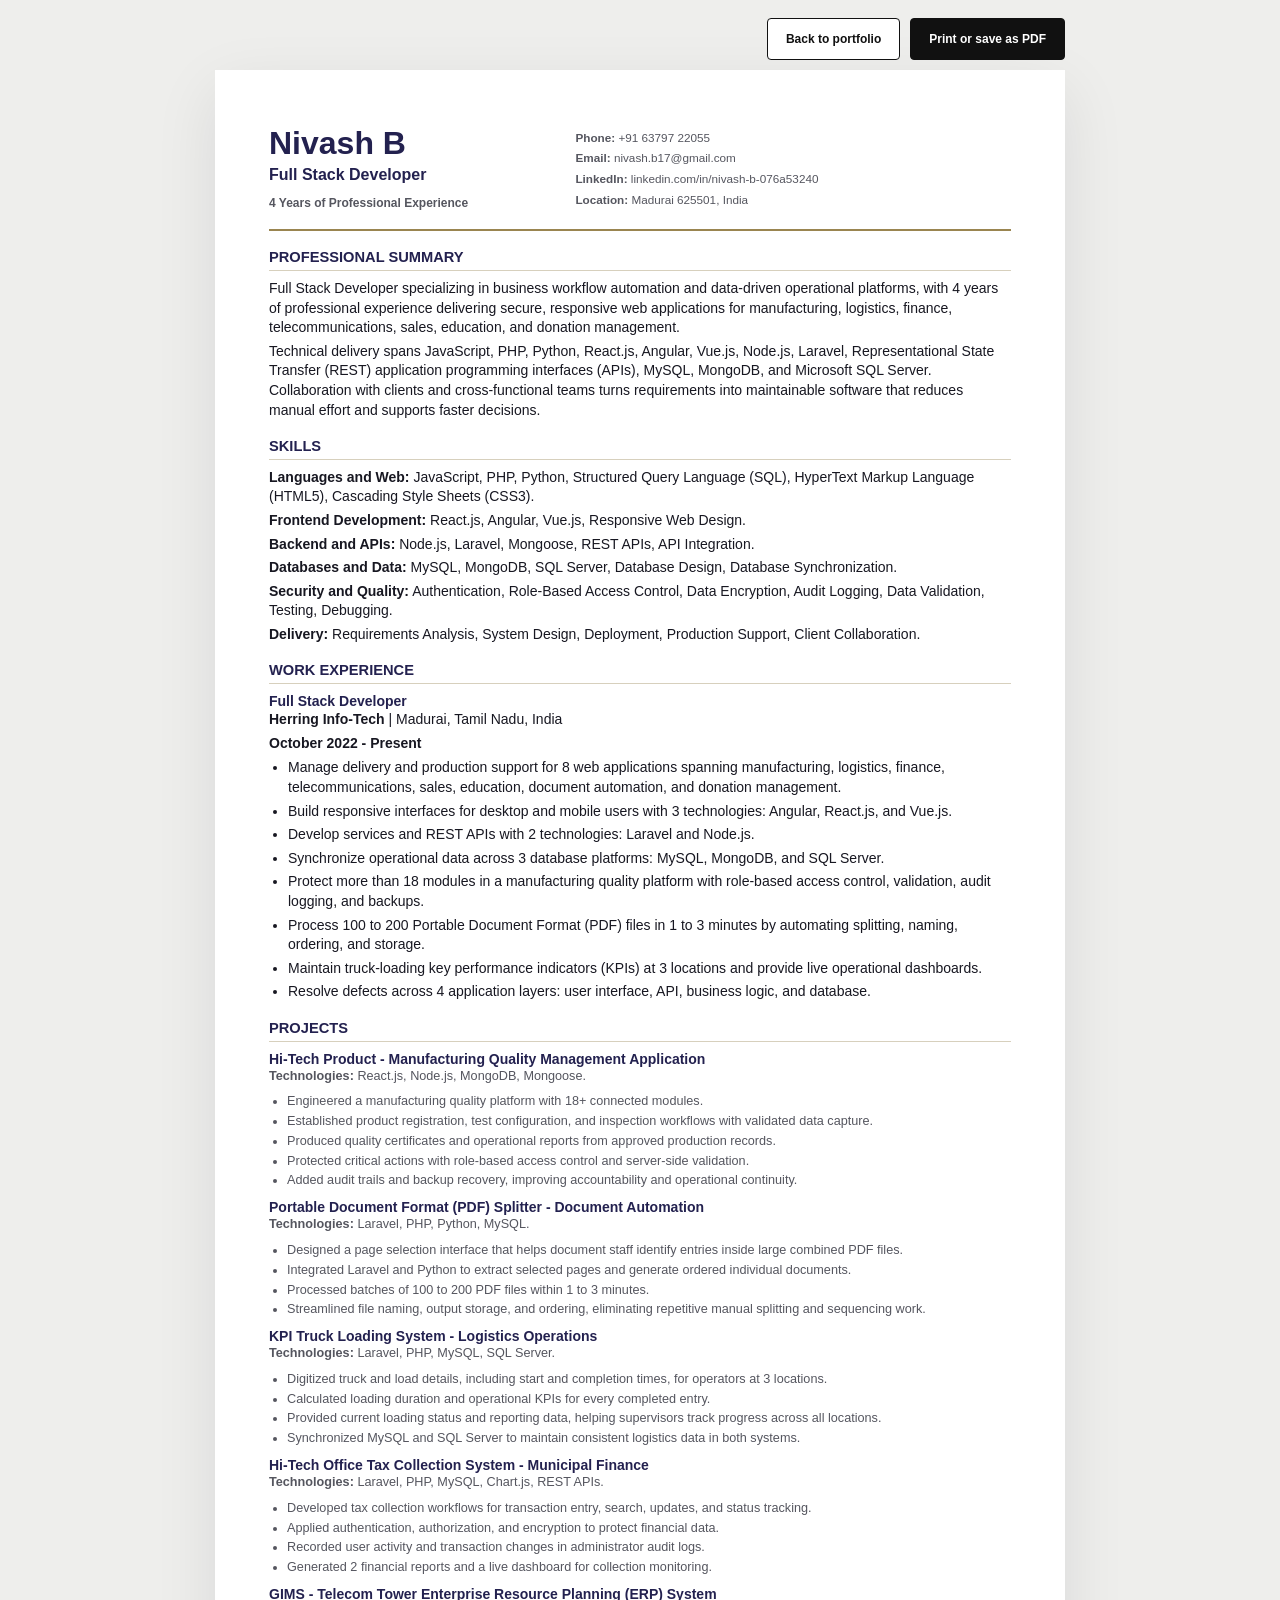
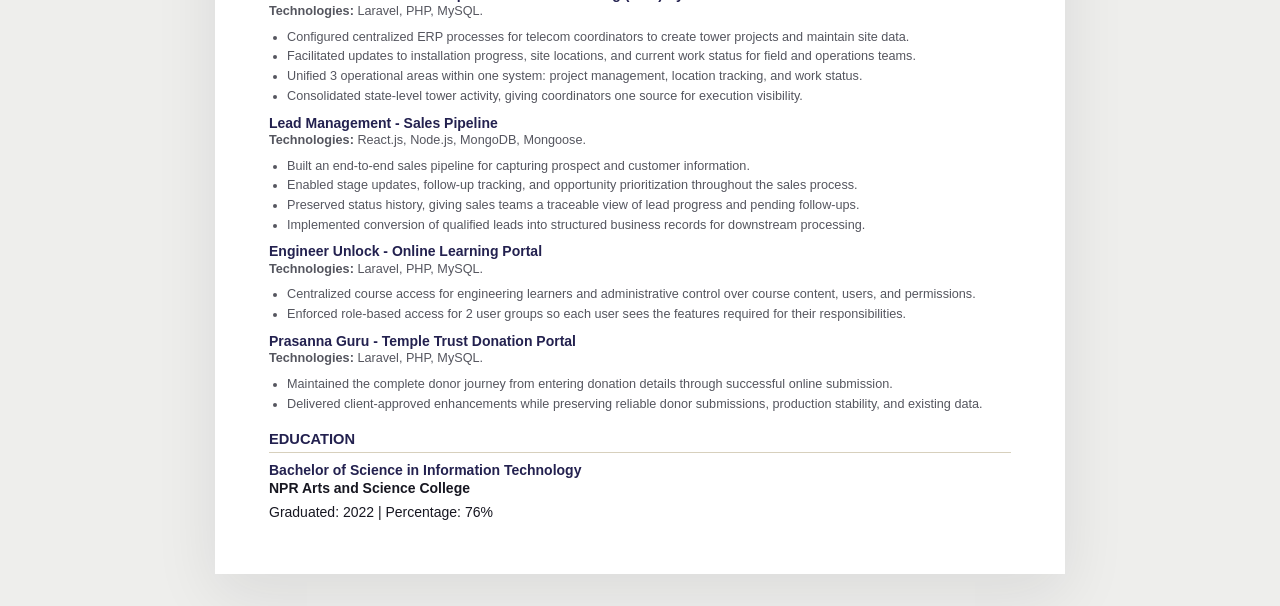
<file: ats-strict-resume.html>
<!doctype html>
<html lang="en">
  <head>
    <meta charset="UTF-8" />
    <meta name="viewport" content="width=device-width, initial-scale=1.0" />
    <meta name="description" content="Resume of Nivash B, Full Stack Developer." />
    <meta name="author" content="Nivash B" />
    <title>Nivash B - Full Stack Developer Resume</title>
    <link rel="stylesheet" href="./ats-strict-resume.css" />
  </head>
  <body>
    <div class="screen-actions" aria-label="Resume actions">
      <a href="./index.html">Back to portfolio</a>
      <button type="button" onclick="window.print()">Print or save as PDF</button>
    </div>

    <main class="resume">
      <header>
        <div class="identity">
          <h1>Nivash B</h1>
          <p class="role">Full Stack Developer</p>
          <p class="experience-label">4 Years of Professional Experience</p>
        </div>
        <div class="contact-details" aria-label="Contact information">
          <p class="contact-item">
            <span><strong>Phone:</strong> <a href="tel:+916379722055">+91 63797 22055</a></span>
          </p>
          <p class="contact-item">
            <span><strong>Email:</strong> <a href="mailto:nivash.b17@gmail.com">nivash.b17@gmail.com</a></span>
          </p>
          <p class="contact-item">
            <span><strong>LinkedIn:</strong> <a href="https://www.linkedin.com/in/nivash-b-076a53240">linkedin.com/in/nivash-b-076a53240</a></span>
          </p>
          <p class="contact-item">
            <span><strong>Location:</strong> Madurai 625501, India</span>
          </p>
        </div>
      </header>

      <section aria-labelledby="summary-heading">
        <h2 id="summary-heading">Professional Summary</h2>
        <p>
          Full Stack Developer specializing in business workflow automation and data-driven operational platforms, with 4 years of professional experience delivering secure, responsive web applications for manufacturing, logistics, finance, telecommunications, sales, education, and donation management.
        </p>
        <p>
          Technical delivery spans JavaScript, PHP, Python, React.js, Angular, Vue.js, Node.js, Laravel, Representational State Transfer (REST) application programming interfaces (APIs), MySQL, MongoDB, and Microsoft SQL Server. Collaboration with clients and cross-functional teams turns requirements into maintainable software that reduces manual effort and supports faster decisions.
        </p>
      </section>

      <section aria-labelledby="skills-heading">
        <h2 id="skills-heading">Skills</h2>
        <p><strong>Languages and Web:</strong> JavaScript, PHP, Python, Structured Query Language (SQL), HyperText Markup Language (HTML5), Cascading Style Sheets (CSS3).</p>
        <p><strong>Frontend Development:</strong> React.js, Angular, Vue.js, Responsive Web Design.</p>
        <p><strong>Backend and APIs:</strong> Node.js, Laravel, Mongoose, REST APIs, API Integration.</p>
        <p><strong>Databases and Data:</strong> MySQL, MongoDB, SQL Server, Database Design, Database Synchronization.</p>
        <p><strong>Security and Quality:</strong> Authentication, Role-Based Access Control, Data Encryption, Audit Logging, Data Validation, Testing, Debugging.</p>
        <p><strong>Delivery:</strong> Requirements Analysis, System Design, Deployment, Production Support, Client Collaboration.</p>
      </section>

      <section aria-labelledby="experience-heading">
        <h2 id="experience-heading">Work Experience</h2>
        <article>
          <h3>Full Stack Developer</h3>
          <p><strong>Herring Info-Tech</strong> | Madurai, Tamil Nadu, India</p>
          <p><strong>October 2022 - Present</strong></p>
          <ul>
            <li>Manage delivery and production support for 8 web applications spanning manufacturing, logistics, finance, telecommunications, sales, education, document automation, and donation management.</li>
            <li>Build responsive interfaces for desktop and mobile users with 3 technologies: Angular, React.js, and Vue.js.</li>
            <li>Develop services and REST APIs with 2 technologies: Laravel and Node.js.</li>
            <li>Synchronize operational data across 3 database platforms: MySQL, MongoDB, and SQL Server.</li>
            <li>Protect more than 18 modules in a manufacturing quality platform with role-based access control, validation, audit logging, and backups.</li>
            <li>Process 100 to 200 Portable Document Format (PDF) files in 1 to 3 minutes by automating splitting, naming, ordering, and storage.</li>
            <li>Maintain truck-loading key performance indicators (KPIs) at 3 locations and provide live operational dashboards.</li>
            <li>Resolve defects across 4 application layers: user interface, API, business logic, and database.</li>
          </ul>
        </article>
      </section>

      <section aria-labelledby="projects-heading">
        <h2 id="projects-heading">Projects</h2>

        <article class="project">
          <h3>Hi-Tech Product - Manufacturing Quality Management Application</h3>
          <p class="project-stack"><strong>Technologies:</strong> React.js, Node.js, MongoDB, Mongoose.</p>
          <ul>
            <li>Engineered a manufacturing quality platform with 18+ connected modules.</li>
            <li>Established product registration, test configuration, and inspection workflows with validated data capture.</li>
            <li>Produced quality certificates and operational reports from approved production records.</li>
            <li>Protected critical actions with role-based access control and server-side validation.</li>
            <li>Added audit trails and backup recovery, improving accountability and operational continuity.</li>
          </ul>
        </article>

        <article class="project">
          <h3>Portable Document Format (PDF) Splitter - Document Automation</h3>
          <p class="project-stack"><strong>Technologies:</strong> Laravel, PHP, Python, MySQL.</p>
          <ul>
            <li>Designed a page selection interface that helps document staff identify entries inside large combined PDF files.</li>
            <li>Integrated Laravel and Python to extract selected pages and generate ordered individual documents.</li>
            <li>Processed batches of 100 to 200 PDF files within 1 to 3 minutes.</li>
            <li>Streamlined file naming, output storage, and ordering, eliminating repetitive manual splitting and sequencing work.</li>
          </ul>
        </article>

        <article class="project">
          <h3>KPI Truck Loading System - Logistics Operations</h3>
          <p class="project-stack"><strong>Technologies:</strong> Laravel, PHP, MySQL, SQL Server.</p>
          <ul>
            <li>Digitized truck and load details, including start and completion times, for operators at 3 locations.</li>
            <li>Calculated loading duration and operational KPIs for every completed entry.</li>
            <li>Provided current loading status and reporting data, helping supervisors track progress across all locations.</li>
            <li>Synchronized MySQL and SQL Server to maintain consistent logistics data in both systems.</li>
          </ul>
        </article>

        <article class="project">
          <h3>Hi-Tech Office Tax Collection System - Municipal Finance</h3>
          <p class="project-stack"><strong>Technologies:</strong> Laravel, PHP, MySQL, Chart.js, REST APIs.</p>
          <ul>
            <li>Developed tax collection workflows for transaction entry, search, updates, and status tracking.</li>
            <li>Applied authentication, authorization, and encryption to protect financial data.</li>
            <li>Recorded user activity and transaction changes in administrator audit logs.</li>
            <li>Generated 2 financial reports and a live dashboard for collection monitoring.</li>
          </ul>
        </article>

        <article class="project">
          <h3>GIMS - Telecom Tower Enterprise Resource Planning (ERP) System</h3>
          <p class="project-stack"><strong>Technologies:</strong> Laravel, PHP, MySQL.</p>
          <ul>
            <li>Configured centralized ERP processes for telecom coordinators to create tower projects and maintain site data.</li>
            <li>Facilitated updates to installation progress, site locations, and current work status for field and operations teams.</li>
            <li>Unified 3 operational areas within one system: project management, location tracking, and work status.</li>
            <li>Consolidated state-level tower activity, giving coordinators one source for execution visibility.</li>
          </ul>
        </article>

        <article class="project">
          <h3>Lead Management - Sales Pipeline</h3>
          <p class="project-stack"><strong>Technologies:</strong> React.js, Node.js, MongoDB, Mongoose.</p>
          <ul>
            <li>Built an end-to-end sales pipeline for capturing prospect and customer information.</li>
            <li>Enabled stage updates, follow-up tracking, and opportunity prioritization throughout the sales process.</li>
            <li>Preserved status history, giving sales teams a traceable view of lead progress and pending follow-ups.</li>
            <li>Implemented conversion of qualified leads into structured business records for downstream processing.</li>
          </ul>
        </article>

        <article class="project">
          <h3>Engineer Unlock - Online Learning Portal</h3>
          <p class="project-stack"><strong>Technologies:</strong> Laravel, PHP, MySQL.</p>
          <ul>
            <li>Centralized course access for engineering learners and administrative control over course content, users, and permissions.</li>
            <li>Enforced role-based access for 2 user groups so each user sees the features required for their responsibilities.</li>
          </ul>
        </article>

        <article class="project">
          <h3>Prasanna Guru - Temple Trust Donation Portal</h3>
          <p class="project-stack"><strong>Technologies:</strong> Laravel, PHP, MySQL.</p>
          <ul>
            <li>Maintained the complete donor journey from entering donation details through successful online submission.</li>
            <li>Delivered client-approved enhancements while preserving reliable donor submissions, production stability, and existing data.</li>
          </ul>
        </article>
      </section>

      <section aria-labelledby="education-heading">
        <h2 id="education-heading">Education</h2>
        <h3>Bachelor of Science in Information Technology</h3>
        <p><strong>NPR Arts and Science College</strong></p>
        <p>Graduated: 2022 | Percentage: 76%</p>
      </section>
    </main>
  </body>
</html>
</file>
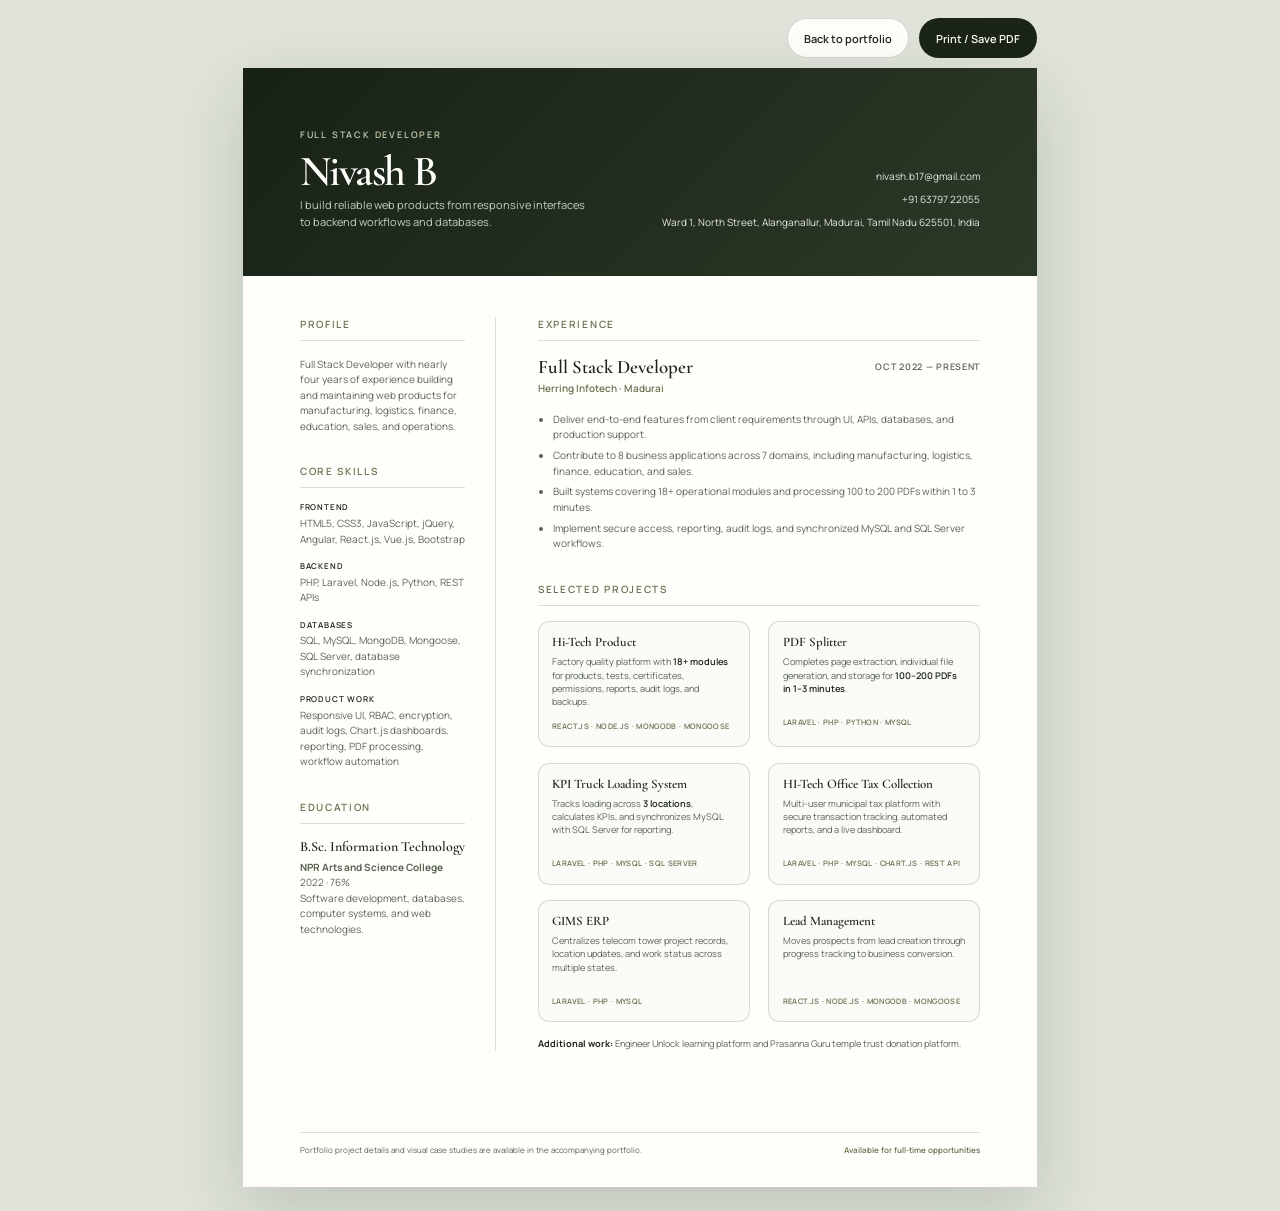
<file: resume.html>
<!doctype html>
<html lang="en">
  <head>
    <meta charset="UTF-8" />
    <meta name="viewport" content="width=device-width, initial-scale=1.0" />
    <meta name="description" content="Resume of Nivash B, Full Stack Developer from Madurai." />
    <title>Nivash B — Full Stack Developer Resume</title>
    <link rel="preconnect" href="https://fonts.googleapis.com" />
    <link rel="preconnect" href="https://fonts.gstatic.com" crossorigin />
    <link href="https://fonts.googleapis.com/css2?family=Cormorant+Garamond:wght@500;600&family=Manrope:wght@400;500;600&display=swap" rel="stylesheet" />
    <link rel="stylesheet" href="./resume.css" />
  </head>
  <body>
    <div class="resume-actions" aria-label="Resume actions">
      <a href="./index.html">Back to portfolio</a>
      <button type="button" onclick="window.print()">Print / Save PDF</button>
    </div>

    <main class="resume-page">
      <header class="resume-header">
        <div>
          <p class="resume-kicker">Full Stack Developer</p>
          <h1>Nivash B</h1>
          <p class="resume-intro">I build reliable web products from responsive interfaces to backend workflows and databases.</p>
        </div>
        <address>
          <a href="mailto:nivash.b17@gmail.com">nivash.b17@gmail.com</a>
          <a href="tel:+916379722055">+91 63797 22055</a>
          <span>Ward 1, North Street, Alanganallur, Madurai, Tamil Nadu 625501, India</span>
        </address>
      </header>

      <div class="resume-body">
        <aside>
          <section>
            <h2>Profile</h2>
            <p>Full Stack Developer with nearly four years of experience building and maintaining web products for manufacturing, logistics, finance, education, sales, and operations.</p>
          </section>

          <section>
            <h2>Core skills</h2>
            <div class="skill-group">
              <h3>Frontend</h3>
              <p>HTML5, CSS3, JavaScript, jQuery, Angular, React.js, Vue.js, Bootstrap</p>
            </div>
            <div class="skill-group">
              <h3>Backend</h3>
              <p>PHP, Laravel, Node.js, Python, REST APIs</p>
            </div>
            <div class="skill-group">
              <h3>Databases</h3>
              <p>SQL, MySQL, MongoDB, Mongoose, SQL Server, database synchronization</p>
            </div>
            <div class="skill-group">
              <h3>Product work</h3>
              <p>Responsive UI, RBAC, encryption, audit logs, Chart.js dashboards, reporting, PDF processing, workflow automation</p>
            </div>
          </section>

          <section>
            <h2>Education</h2>
            <h3>B.Sc. Information Technology</h3>
            <p><strong>NPR Arts and Science College</strong></p>
            <p>2022 · 76%</p>
            <p>Software development, databases, computer systems, and web technologies.</p>
          </section>
        </aside>

        <div class="resume-main">
          <section>
            <h2>Experience</h2>
            <article class="experience-entry">
              <div class="entry-heading">
                <div>
                  <h3>Full Stack Developer</h3>
                  <p>Herring Infotech · Madurai</p>
                </div>
                <time>Oct 2022 — Present</time>
              </div>
              <ul>
                <li>Deliver end-to-end features from client requirements through UI, APIs, databases, and production support.</li>
                <li>Contribute to 8 business applications across 7 domains, including manufacturing, logistics, finance, education, and sales.</li>
                <li>Built systems covering 18+ operational modules and processing 100 to 200 PDFs within 1 to 3 minutes.</li>
                <li>Implement secure access, reporting, audit logs, and synchronized MySQL and SQL Server workflows.</li>
              </ul>
            </article>
          </section>

          <section class="projects-section">
            <h2>Selected projects</h2>
            <div class="resume-projects">
              <article>
                <h3>Hi-Tech Product</h3>
                <p>Factory quality platform with <strong>18+ modules</strong> for products, tests, certificates, permissions, reports, audit logs, and backups.</p>
                <span>React.js · Node.js · MongoDB · Mongoose</span>
              </article>
              <article>
                <h3>PDF Splitter</h3>
                <p>Completes page extraction, individual file generation, and storage for <strong>100–200 PDFs in 1–3 minutes</strong>.</p>
                <span>Laravel · PHP · Python · MySQL</span>
              </article>
              <article>
                <h3>KPI Truck Loading System</h3>
                <p>Tracks loading across <strong>3 locations</strong>, calculates KPIs, and synchronizes MySQL with SQL Server for reporting.</p>
                <span>Laravel · PHP · MySQL · SQL Server</span>
              </article>
              <article>
                <h3>HI-Tech Office Tax Collection</h3>
                <p>Multi-user municipal tax platform with secure transaction tracking, automated reports, and a live dashboard.</p>
                <span>Laravel · PHP · MySQL · Chart.js · REST API</span>
              </article>
              <article>
                <h3>GIMS ERP</h3>
                <p>Centralizes telecom tower project records, location updates, and work status across multiple states.</p>
                <span>Laravel · PHP · MySQL</span>
              </article>
              <article>
                <h3>Lead Management</h3>
                <p>Moves prospects from lead creation through progress tracking to business conversion.</p>
                <span>React.js · Node.js · MongoDB · Mongoose</span>
              </article>
            </div>
            <p class="additional-projects"><strong>Additional work:</strong> Engineer Unlock learning platform and Prasanna Guru temple trust donation platform.</p>
          </section>
        </div>
      </div>

      <footer class="resume-footer">
        <p>Portfolio project details and visual case studies are available in the accompanying portfolio.</p>
        <span>Available for full-time opportunities</span>
      </footer>
    </main>
  </body>
</html>
</file>
<file: ats-resume.css>
:root {
  --ink: #171814;
  --accent: #8a7447;
  --accent-deep: #211d49;
  --muted: #5d6058;
  --rule: #d8d0bd;
  --paper: #ffffff;
  --canvas: #efefeb;
}

* { box-sizing: border-box; }

html {
  color: var(--ink);
  background: var(--canvas);
}

body {
  margin: 0;
  color: var(--ink);
  background: var(--canvas);
  font-family: Arial, Helvetica, sans-serif;
  font-size: 10.5pt;
  line-height: 1.44;
  -webkit-font-smoothing: antialiased;
}

a { color: var(--ink); text-decoration: none; }

.screen-actions {
  width: min(100% - 32px, 850px);
  margin: 18px auto 10px;
  display: flex;
  justify-content: flex-end;
  gap: 10px;
}

.screen-actions a,
.screen-actions button {
  min-height: 42px;
  padding: 0 18px;
  display: inline-flex;
  align-items: center;
  border: 1px solid var(--accent-deep);
  border-radius: 999px;
  background: var(--paper);
  color: var(--ink);
  font: 600 12px Arial, Helvetica, sans-serif;
  cursor: pointer;
  transition: background-color .2s ease, color .2s ease, transform .2s ease;
}

.screen-actions button {
  background: var(--accent-deep);
  color: #ffffff;
}

.screen-actions a:hover,
.screen-actions a:focus-visible {
  background: var(--accent-deep);
  color: #ffffff;
  transform: translateY(-1px);
}

.screen-actions button:hover,
.screen-actions button:focus-visible {
  background: #343063;
  transform: translateY(-1px);
}

.ats-resume {
  width: min(100% - 32px, 850px);
  margin: 0 auto 32px;
  padding: 48px 54px;
  border: 1px solid #deddd7;
  box-shadow: 0 24px 70px rgba(28, 29, 25, .09);
  background: var(--paper);
}

header {
  margin: 0 0 28px;
  padding: 22px 0 18px;
  display: grid;
  grid-template-columns: minmax(0, .8fr) minmax(0, 1.2fr);
  gap: 28px;
  align-items: center;
  border: 0;
  border-bottom: 1px solid var(--rule);
  border-radius: 0;
  background: var(--paper);
  box-shadow: none;
  text-align: left;
}

h1 {
  margin: 0;
  color: var(--accent-deep);
  font-family: Arial, Helvetica, sans-serif;
  font-size: 29pt;
  font-weight: 700;
  line-height: 1;
  letter-spacing: -.025em;
}

.job-title {
  margin: 8px 0 0;
  color: var(--ink);
  font-size: 9.2pt;
  font-weight: 600;
  letter-spacing: .01em;
}

.contact-details {
  max-width: none;
  margin: 0;
  display: grid;
  gap: 5px;
}

.contact-line {
  margin: 0;
  display: grid;
  grid-template-columns: 18px minmax(0, 1fr);
  gap: 8px;
  align-items: start;
  color: var(--muted);
  font-size: 8.8pt;
  line-height: 1.35;
  text-align: left;
}

.contact-icon {
  width: 18px;
  height: 18px;
  display: inline-grid;
  place-items: center;
  color: var(--accent-deep);
}

.contact-icon svg {
  width: 13px;
  height: 13px;
  display: block;
  fill: currentColor;
}

section { margin-top: 22px; }

h2 {
  margin: 0 0 10px;
  padding: 0 0 7px;
  display: flex;
  align-items: center;
  gap: 8px;
  border: 0;
  border-bottom: 1px solid var(--rule);
  color: var(--accent-deep);
  font-size: 11pt;
  line-height: 1.2;
  letter-spacing: .12em;
  text-transform: uppercase;
}

.section-icon {
  width: 17px;
  height: 17px;
  display: inline-grid;
  flex: 0 0 17px;
  place-items: center;
  color: var(--accent-deep);
}

.section-icon svg {
  width: 15px;
  height: 15px;
  display: block;
  fill: currentColor;
}

h3 {
  margin: 0;
  color: var(--accent-deep);
  font-size: 10.8pt;
  line-height: 1.3;
}

p { margin: 0 0 5px; }
strong { font-weight: 700; }

.entry-title {
  margin-bottom: 9px;
  padding-left: 0;
  border: 0;
}

.entry-title p { margin-top: 2px; }
.company-name { color: var(--accent-deep); }

ul {
  margin: 6px 0 0;
  padding-left: 19px;
}

li { margin: 0 0 5px; }
li::marker { color: var(--accent); }

.project-entry {
  margin-top: 13px;
  padding: 0 0 10px;
  border: 0;
  break-inside: avoid;
  page-break-inside: avoid;
}

.project-entry:last-child { border-bottom: 0; }

.technologies {
  margin-top: 2px;
  color: var(--muted);
  font-size: 9.3pt;
}

.project-entry ul { margin-top: 4px; }

@media (max-width: 700px) {
  body { font-size: 10pt; }
  .ats-resume { width: 100%; margin: 0; padding: 28px 22px; border: 0; }
  .screen-actions { width: calc(100% - 28px); justify-content: center; }
  .screen-actions a,
  .screen-actions button { min-height: 40px; padding: 0 14px; }
  header { margin: 0 0 24px; padding: 16px 0 18px; grid-template-columns: 1fr; gap: 14px; box-shadow: none; }
  h1 { font-size: 27pt; }
  .contact-details { gap: 3px; }
  h2 { gap: 7px; letter-spacing: .1em; }
}

@page { size: A4; margin: 14mm 16mm; }

@media print {
  html,
  body { background: #ffffff; }

  body {
    font-size: 9.6pt;
    line-height: 1.36;
    print-color-adjust: exact;
    -webkit-print-color-adjust: exact;
  }

  .screen-actions { display: none; }
  .ats-resume { width: auto; margin: 0; padding: 0; border: 0; box-shadow: none; }
  header { margin: 0 0 15px; padding: 12px 0 10px; grid-template-columns: minmax(0, .78fr) minmax(0, 1.22fr); gap: 18px; box-shadow: none; }
  h1 { font-size: 22pt; }
  .job-title { margin-top: 5px; font-size: 8.4pt; }
  .contact-details { gap: 3px; }
  .contact-line { grid-template-columns: 15px minmax(0, 1fr); gap: 6px; font-size: 7.8pt; }
  .contact-icon { width: 15px; height: 15px; }
  .contact-icon svg { width: 11px; height: 11px; }
  section { margin-top: 14px; }
  h2 { margin-bottom: 6px; padding: 0 0 4px; font-size: 10.2pt; }
  .section-icon { width: 15px; height: 15px; flex-basis: 15px; }
  .section-icon svg { width: 13px; height: 13px; }
  h3 { font-size: 9.8pt; }
  p { margin-bottom: 3px; }
  ul { margin-top: 3px; padding-left: 17px; }
  li { margin-bottom: 2px; }
  .entry-title { margin-bottom: 6px; padding-left: 0; }
  section[aria-labelledby="projects-heading"] { break-before: page; page-break-before: always; }
  .project-entry { margin-top: 9px; padding-bottom: 5px; }
  .technologies { font-size: 8.4pt; }
}
</file>
<file: ats-strict-resume.css>
:root {
  --ink: #171721;
  --muted: #55565f;
  --accent: #23214f;
  --accent-soft: #9a8550;
  --rule: #d7d0bd;
  --paper: #ffffff;
  --canvas: #eeeeec;
}

* { box-sizing: border-box; }

html,
body {
  margin: 0;
  color: var(--ink);
  background: var(--canvas);
  font-family: Arial, Helvetica, sans-serif;
  font-size: 10.5pt;
  line-height: 1.4;
  font-kerning: normal;
  letter-spacing: 0;
  word-spacing: normal;
}

.screen-actions {
  width: min(100% - 32px, 850px);
  margin: 18px auto 10px;
  display: flex;
  justify-content: flex-end;
  gap: 10px;
}

.screen-actions a,
.screen-actions button {
  min-height: 42px;
  padding: 0 18px;
  display: inline-flex;
  align-items: center;
  border: 1px solid #111111;
  border-radius: 4px;
  background: #ffffff;
  color: #111111;
  font: 600 12px Arial, Helvetica, sans-serif;
  text-decoration: none;
  cursor: pointer;
}

.screen-actions button {
  background: #111111;
  color: #ffffff;
}

.resume {
  width: min(100% - 32px, 850px);
  margin: 0 auto 32px;
  padding: 48px 54px;
  box-shadow: 0 20px 60px rgba(24, 24, 35, .09);
  background: var(--paper);
}

header {
  padding: 8px 0 18px;
  display: grid;
  grid-template-columns: minmax(0, .78fr) minmax(0, 1.22fr);
  gap: 28px;
  align-items: center;
  border-bottom: 2px solid var(--accent-soft);
}

h1 {
  margin: 0 0 3px;
  font-size: 24pt;
  line-height: 1.1;
  color: var(--accent);
}

.role {
  margin-bottom: 8px;
  font-size: 12pt;
  font-weight: 700;
  color: var(--accent);
}

.experience-label {
  margin: 0;
  color: var(--muted);
  font-size: 9pt;
  font-weight: 600;
}

.contact-details {
  display: grid;
  gap: 5px;
}

.contact-item {
  margin: 0;
  display: block;
  color: var(--muted);
  font-size: 8.8pt;
  line-height: 1.35;
}

.contact-item a {
  color: inherit;
  text-decoration: none;
}

.contact-icon,
.section-icon {
  display: inline-grid;
  place-items: center;
  color: var(--accent);
}

.contact-icon {
  width: 17px;
  height: 17px;
}

.contact-icon svg {
  width: 12px;
  height: 12px;
  display: block;
  fill: currentColor;
}

section { margin-top: 18px; }

h2 {
  margin: 0 0 8px;
  padding-bottom: 3px;
  display: flex;
  align-items: center;
  gap: 8px;
  border-bottom: 1px solid var(--rule);
  color: var(--accent);
  font-size: 11pt;
  line-height: 1.2;
  text-transform: uppercase;
}

.section-icon {
  width: 16px;
  height: 16px;
  flex: 0 0 16px;
}

.section-icon svg {
  width: 14px;
  height: 14px;
  display: block;
  fill: currentColor;
}

h3 {
  margin: 0;
  font-size: 10.5pt;
  line-height: 1.3;
  color: var(--accent);
}

p { margin: 0 0 4px; }

ul {
  margin: 5px 0 0;
  padding-left: 19px;
}

li { margin-bottom: 4px; }

.project {
  margin-top: 8px;
  break-inside: avoid;
  page-break-inside: avoid;
}

.project p {
  color: var(--muted);
  font-size: 9.5pt;
}

.project ul {
  margin-top: 3px;
  padding-left: 18px;
  color: var(--muted);
  font-size: 9.5pt;
}

.project li { margin-bottom: 2px; }

.project-stack {
  margin-bottom: 8px;
  color: var(--muted);
  font-size: 9.4pt;
}

.project ul { margin-top: 3px; }

@media (max-width: 640px) {
  html,
  body { font-size: 10pt; }
  .resume { width: 100%; margin: 0; padding: 28px 22px; }
  .screen-actions { width: calc(100% - 28px); justify-content: center; }
  .screen-actions a,
  .screen-actions button { min-height: 40px; padding: 0 12px; }
  h1 { font-size: 22pt; }
  header { grid-template-columns: 1fr; gap: 14px; }
}

@page { size: A4; margin: 14mm 16mm; }

@media print {
  html,
  body { background: #ffffff; }

  body {
    font-size: 10.3pt;
    line-height: 1.45;
    print-color-adjust: exact;
    -webkit-print-color-adjust: exact;
  }

  .screen-actions { display: none; }
  .resume { width: auto; margin: 0; padding: 0; box-shadow: none; }
  header { padding: 8px 0 14px; gap: 24px; }
  h1 { font-size: 21pt; }
  .role { margin-bottom: 4px; font-size: 10.8pt; }
  .experience-label { font-size: 8pt; }
  .contact-details { gap: 2px; }
  .contact-item { font-size: 7.7pt; }
  .contact-icon { width: 14px; height: 14px; }
  .contact-icon svg { width: 10px; height: 10px; }
  section { margin-top: 19px; }
  h2 { margin-bottom: 9px; padding-bottom: 5px; font-size: 10.8pt; }
  .section-icon { width: 14px; height: 14px; flex-basis: 14px; }
  .section-icon svg { width: 12px; height: 12px; }
  h3 { font-size: 10.2pt; }
  p { margin-bottom: 4px; }
  section[aria-labelledby="summary-heading"] p + p { margin-top: 8px; }
  section[aria-labelledby="skills-heading"] p { margin-bottom: 4px; }
  ul { margin-top: 5px; padding-left: 18px; }
  li { margin-bottom: 3px; }
  .project { margin-top: 18px; }
  .project p { font-size: 8.3pt; }
  section[aria-labelledby="projects-heading"] { break-before: page; page-break-before: always; }
  section[aria-labelledby="projects-heading"] h2 { margin-bottom: 7px; }
  section[aria-labelledby="education-heading"] { margin-top: 13px; }
  .project { margin-top: 9px; }
  .project h3 { font-size: 9.4pt; line-height: 1.18; }
  .project ul { margin-top: 3px; padding-left: 17px; font-size: 8.55pt; line-height: 1.28; }
  .project li { margin-bottom: 1px; }
  .project-stack { margin: 2px 0 1px; font-size: 7.9pt; line-height: 1.2; }
}
</file>
<file: resume.css>
:root {
  --ink: #1b2418;
  --ink-soft: #2d3928;
  --paper: #f4f5ef;
  --white: #fffefa;
  --muted: #596454;
  --accent: #687452;
  --sage: #dfe4d6;
  --line: rgba(38, 53, 32, 0.16);
  --serif: "Cormorant Garamond", Georgia, serif;
  --sans: "Manrope", Arial, sans-serif;
}

* { box-sizing: border-box; }

body {
  margin: 0;
  background: #dfe3da;
  color: var(--ink);
  font-family: var(--sans);
  font-size: 11px;
  line-height: 1.55;
  -webkit-font-smoothing: antialiased;
  text-rendering: optimizeLegibility;
}

a { color: inherit; text-decoration: none; }
p, h1, h2, h3 { margin-top: 0; }
p { color: var(--muted); }

.resume-actions {
  width: 210mm;
  margin: 18px auto 10px;
  display: flex;
  justify-content: flex-end;
  gap: 10px;
}

.resume-actions a,
.resume-actions button {
  min-height: 40px;
  padding: 0 16px;
  display: inline-flex;
  align-items: center;
  border: 1px solid rgba(27,36,24,.18);
  border-radius: 999px;
  background: var(--white);
  color: var(--ink);
  font: 600 11px var(--sans);
  cursor: pointer;
}

.resume-actions button { background: var(--ink); color: var(--white); }

.resume-page {
  position: relative;
  width: 210mm;
  min-height: 296mm;
  margin: 0 auto 24px;
  overflow: hidden;
  background: var(--white);
  box-shadow: 0 25px 70px rgba(27,36,24,.16);
}

.resume-header {
  min-height: 55mm;
  padding: 14mm 15mm 12mm;
  display: grid;
  grid-template-columns: 1fr auto;
  align-items: end;
  gap: 18mm;
  background: linear-gradient(135deg, #182116, #2d3928);
  color: var(--white);
}

.resume-kicker {
  margin-bottom: 3mm;
  color: #c3ccaf;
  font-size: 9px;
  font-weight: 600;
  letter-spacing: .2em;
  text-transform: uppercase;
}

.resume-header h1 {
  margin-bottom: 2mm;
  font: 600 43px/.82 var(--serif);
  letter-spacing: -.035em;
}

.resume-intro { max-width: 112mm; margin-bottom: 0; color: #c8d0c1; font-size: 11px; }

.resume-header address {
  display: grid;
  gap: 2mm;
  color: #e8ebe2;
  font-style: normal;
  font-size: 10px;
  text-align: right;
}

.resume-body {
  padding: 11mm 15mm 8mm;
  display: grid;
  grid-template-columns: 52mm minmax(0, 1fr);
  gap: 11mm;
}

.resume-body aside {
  padding-right: 8mm;
  border-right: 1px solid var(--line);
}

.resume-body section + section { margin-top: 8mm; }

.resume-body h2 {
  margin-bottom: 4mm;
  padding-bottom: 2mm;
  border-bottom: 1px solid var(--line);
  color: var(--accent);
  font-size: 10px;
  font-weight: 600;
  letter-spacing: .17em;
  text-transform: uppercase;
}

.resume-body h3 {
  margin-bottom: 1.4mm;
  font: 600 14px/1.1 var(--serif);
}

.skill-group + .skill-group { margin-top: 4mm; }
.skill-group h3 { margin-bottom: 1mm; font-family: var(--sans); font-size: 8px; letter-spacing: .1em; text-transform: uppercase; }
.skill-group p, aside section > p { margin-bottom: 0; font-size: 10px; }

.entry-heading {
  display: flex;
  justify-content: space-between;
  gap: 8mm;
}

.entry-heading h3 { margin-bottom: 1mm; font-size: 19px; }
.entry-heading p { margin-bottom: 0; color: var(--accent); font-size: 10px; font-weight: 600; }
.entry-heading time { flex: 0 0 auto; padding-top: 1mm; color: var(--muted); font-size: 9px; font-weight: 600; letter-spacing: .08em; text-transform: uppercase; }

.experience-entry ul {
  margin: 4mm 0 0;
  padding-left: 4mm;
  color: var(--muted);
  font-size: 10px;
}

.experience-entry li + li { margin-top: 1.4mm; }

.resume-projects {
  display: grid;
  grid-template-columns: repeat(2, minmax(0, 1fr));
  gap: 4mm 5mm;
}

.resume-projects article {
  padding: 3.5mm;
  border: 1px solid var(--line);
  border-radius: 3mm;
  background: #fafbf7;
  break-inside: avoid;
}

.resume-projects h3 { margin-bottom: 1.5mm; font-size: 13px; }
.resume-projects p { min-height: 13mm; margin-bottom: 2mm; font-size: 9.2px; line-height: 1.45; }
.resume-projects strong { color: var(--ink); font-weight: 600; }
.resume-projects span { color: var(--accent); font-size: 7.5px; font-weight: 600; letter-spacing: .045em; text-transform: uppercase; }

.additional-projects { margin: 4mm 0 0; font-size: 9.2px; }
.additional-projects strong { color: var(--ink); }

.resume-footer {
  position: absolute;
  right: 15mm;
  bottom: 8mm;
  left: 15mm;
  padding-top: 3mm;
  display: flex;
  justify-content: space-between;
  gap: 8mm;
  border-top: 1px solid var(--line);
  font-size: 8px;
}

.resume-footer p { margin: 0; }
.resume-footer span { flex: 0 0 auto; color: var(--accent); font-weight: 600; }

@media (max-width: 840px) {
  body { background: var(--white); }
  .resume-actions { width: calc(100% - 28px); }
  .resume-page { width: 100%; min-height: 0; margin: 0; box-shadow: none; }
  .resume-header { padding: 44px 24px 32px; grid-template-columns: 1fr; gap: 24px; }
  .resume-header address { text-align: left; }
  .resume-body { padding: 34px 24px 90px; grid-template-columns: 1fr; gap: 34px; }
  .resume-body aside { padding: 0; border-right: 0; }
  .resume-projects { grid-template-columns: 1fr; }
  .resume-projects p { min-height: 0; }
  .resume-footer { right: 24px; bottom: 24px; left: 24px; }
}

@page { size: A4; margin: 0; }

@media print {
  body { background: var(--white); print-color-adjust: exact; -webkit-print-color-adjust: exact; }
  .resume-actions { display: none; }
  .resume-page { width: 209mm; min-height: 296mm; margin: 0 auto; box-shadow: none; }
  .resume-header { padding: 14mm 15mm 12mm; grid-template-columns: 1fr auto; gap: 18mm; }
  .resume-header address { text-align: right; }
  .resume-body { padding: 11mm 15mm 8mm; grid-template-columns: 52mm minmax(0, 1fr); gap: 11mm; }
  .resume-body aside { padding-right: 8mm; border-right: 1px solid var(--line); }
  .resume-projects { grid-template-columns: repeat(2, minmax(0, 1fr)); }
  .resume-projects p { min-height: 13mm; }
  .resume-footer { right: 15mm; bottom: 8mm; left: 15mm; }
}
</file>
<file: styles.min.css>
@font-face{font-family:"Cormorant Garamond";font-style:normal;font-weight:500 600;font-display:optional;src:url("./assets/fonts/cormorant-garamond-subset.woff2") format("woff2")}@font-face{font-family:"Cormorant Garamond";font-style:italic;font-weight:500;font-display:optional;src:url("./assets/fonts/cormorant-garamond-italic-subset.woff2") format("woff2")}@font-face{font-family:Manrope;font-style:normal;font-weight:400 600;font-display:swap;src:url("./assets/fonts/manrope-subset.woff2") format("woff2")}:root{--ink:#1b2418;--ink-soft:#2d3928;--paper:#f3f4ee;--paper-bright:#fffefa;--muted:#5c6657;--gold:#a7b18b;--accent-text:#687452;--line:rgba(38, 53, 32, 0.16);--serif:"Cormorant Garamond",Georgia,serif;--sans:"Manrope",Arial,sans-serif;--shell:min(1240px, calc(100vw - 96px))}*{box-sizing:border-box}::selection{background:var(--gold);color:var(--ink)}html{scroll-behavior:auto;overflow-x:clip;overscroll-behavior-y:none;touch-action:pan-y pinch-zoom;background-color:var(--ink);color-scheme:dark}body{margin:0;background:var(--ink);color:var(--ink);font-family:var(--sans);font-size:16px;line-height:1.65;overflow-x:clip;overscroll-behavior-y:none;touch-action:pan-y pinch-zoom;-webkit-font-smoothing:antialiased;-moz-osx-font-smoothing:grayscale;text-rendering:optimizeLegibility}main{background:var(--paper)}.skip-link{position:fixed;z-index:100;top:14px;left:16px;padding:10px 15px;border-radius:999px;background:var(--paper-bright);color:var(--ink);font-size:12px;font-weight:600;box-shadow:0 10px 28px rgba(10,18,8,.2);transform:translateY(-160%);transition:transform .2s ease}.skip-link:focus{transform:translateY(0)}body.menu-open,html.menu-open{overflow:hidden;overscroll-behavior:none}body.menu-open{position:fixed;right:0;left:0;width:100%}body.contact-assistant-open,html.contact-assistant-open{overflow:hidden;overscroll-behavior:none}body.contact-assistant-open{position:fixed;right:0;left:0;width:100%}a{color:inherit;text-decoration:none}a,button{-webkit-tap-highlight-color:transparent;touch-action:manipulation}h1,h2,h3{font-kerning:normal;text-wrap:balance}p{text-wrap:pretty}.page-noise{position:fixed;inset:0;z-index:50;opacity:.035;pointer-events:none;background-image:radial-gradient(circle,rgba(27,36,24,.55) .45px,transparent .6px);background-size:4px 4px}.scroll-progress{position:fixed;z-index:70;top:0;left:0;width:100%;height:3px;pointer-events:none}.scroll-progress span{display:block;width:100%;height:100%;background:var(--gold);transform:scaleX(0);transform-origin:left;will-change:transform}.page-top{position:absolute;top:0;left:0;width:1px;height:1px;pointer-events:none}.intro-band[id],section[id]{scroll-margin-top:96px}.section-shell{width:var(--shell);margin-inline:auto}.site-header{position:fixed;z-index:40;top:0;left:max(48px,calc((100vw - 1240px)/ 2));width:var(--shell);height:108px;display:flex;align-items:center;justify-content:space-between;color:#f3f1e9;transition:top .3s ease,height .3s ease,padding .3s ease,background .3s ease,box-shadow .3s ease,transform .35s cubic-bezier(.2,.7,.2,1),opacity .25s ease}.site-header.is-scrolled{top:14px;height:68px;padding:0 18px;background:rgba(27,36,24,.96);border:1px solid rgba(255,255,255,.11);border-radius:18px;box-shadow:0 18px 48px rgba(19,28,16,.16),inset 0 1px 0 rgba(255,255,255,.035);backdrop-filter:blur(22px) saturate(1.08)}.brand{display:inline-flex;align-items:center}.brand-logo{width:auto;height:58px;display:block;object-fit:contain;transition:height .3s ease,transform .35s ease,opacity .3s ease}.brand-logo-mark{height:80px}.brand:hover .brand-logo{transform:translateY(-1px);opacity:.92}.site-header.is-scrolled .brand-logo-mark{height:56px}.site-nav{display:flex;align-items:center;gap:36px;font-size:14px}.site-nav a:not(.nav-contact){position:relative;padding:8px 0;color:#e1e5da;opacity:.9;transition:color .25s ease,opacity .25s ease,transform .2s ease}.site-nav a:not(.nav-contact)::after{content:"";position:absolute;right:0;bottom:2px;left:0;height:1px;background:var(--gold);transform:scaleX(0);transform-origin:right;transition:transform .35s cubic-bezier(.2,.75,.2,1)}.site-nav a:not(.nav-contact):focus-visible::after,.site-nav a:not(.nav-contact):hover::after{transform:scaleX(1);transform-origin:left}.site-nav a:not(.nav-contact).is-active{color:#fff;opacity:1}.site-nav a:not(.nav-contact).is-active::after{transform:scaleX(1)}.site-nav a:hover{color:#fff;opacity:1}.nav-contact{position:relative;isolation:isolate;overflow:hidden;min-height:48px;padding:11px 17px 11px 20px;display:inline-flex;align-items:center;justify-content:center;gap:8px;box-sizing:border-box;border:1px solid rgba(255,255,255,.28);border-radius:999px;line-height:1;transition:color .3s ease,border-color .15s ease,transform .3s ease,box-shadow .3s ease}.nav-contact::before{content:"";position:absolute;z-index:-1;inset:0;border-radius:inherit;background:var(--gold);transform:scaleX(0);transform-origin:left;transition:transform .48s cubic-bezier(.2,.75,.2,1)}.nav-contact span{width:24px;height:24px;margin:0;display:inline-grid;place-items:center;flex:0 0 24px;border-radius:50%;background:rgba(255,255,255,.1);color:var(--paper-bright);transition:background .3s ease,color .3s ease,transform .3s ease}.site-nav .nav-contact:focus-visible,.site-nav .nav-contact:hover{border-color:transparent;color:var(--ink);transform:none;box-shadow:0 9px 24px rgba(8,16,7,.15)}.nav-contact:focus-visible::before,.nav-contact:hover::before{transform:scaleX(1)}.nav-contact:focus-visible span,.nav-contact:hover span{background:var(--paper-bright);color:var(--ink);transform:rotate(45deg)}.menu-button{display:none;transition:transform .2s ease,background .3s ease,border-color .3s ease,box-shadow .3s ease}.hero{position:relative;width:100%;min-height:min(940px,100vh);padding:190px max(48px,calc((100vw - 1240px)/ 2)) 92px;display:grid;grid-template-columns:minmax(0,1.12fr) minmax(330px,.68fr);align-items:center;gap:80px;background:radial-gradient(circle at var(--pointer-x,72%) var(--pointer-y,32%),rgba(167,177,139,.15),transparent 28%),var(--ink);color:var(--paper-bright)}.hero-copy,.hero-visual{position:relative;z-index:2}.hero::after{content:"";position:absolute;inset:0 0 auto;height:1px;top:108px;background:rgba(255,255,255,.09)}.eyebrow,.section-kicker{text-transform:uppercase;letter-spacing:.2em;font-size:11px;font-weight:600}.section-kicker::before{content:"";width:7px;height:7px;display:inline-block;margin-right:10px;border-radius:50%;background:var(--gold);box-shadow:0 0 0 0 rgba(167,177,139,.35);animation:kickerPulse 2.5s ease-out infinite}.hero-eyebrow{display:flex;align-items:center;gap:12px;color:#c4cabb;margin:0 0 33px}.hero-eyebrow span{width:38px;height:1px;background:var(--gold)}.hero h1{max-width:810px;margin:0;font-family:var(--serif);font-weight:500;font-size:clamp(64px, 6.5vw, 104px);line-height:.98;letter-spacing:-.055em}.hero h1 em,h2 em{position:relative;display:inline-block;color:var(--gold);font-weight:500}.contact h2 em::after,.hero h1 em::after,.intro-statement h2 em::after,.section-heading h2 em::after{content:"";position:absolute;right:.03em;bottom:-.06em;left:.03em;height:1px;background:currentColor;opacity:.62;transform:scaleX(0);transform-origin:left}.hero h1 em::after{animation:accentLineDraw 1.15s cubic-bezier(.2,.75,.2,1) 1.05s forwards}.contact-inner.is-visible h2 em::after,.intro-grid.is-visible .intro-statement h2 em::after,.section-heading.is-visible h2 em::after{transform:scaleX(1);transition:transform 1.05s cubic-bezier(.2,.75,.2,1) .28s}.hero-intro{max-width:630px;margin:36px 0 0;color:#adb5a6;font-size:18px;line-height:1.75}.hero-actions{display:flex;align-items:center;flex-wrap:wrap;gap:22px 30px;margin-top:44px}.button{position:relative;isolation:isolate;overflow:hidden;display:inline-flex;align-items:center;justify-content:center;gap:18px;min-height:57px;padding:0 10px 0 25px;border:0;border-radius:999px;font-size:13px;font-weight:600;transition:transform .3s ease,background .35s ease,color .35s ease,box-shadow .35s ease}.button::before{content:"";position:absolute;z-index:-1;inset:0;border-radius:inherit;background:var(--paper-bright);transform:scaleX(0);transform-origin:left;transition:transform .48s cubic-bezier(.2,.75,.2,1)}.button:hover{border-color:transparent;transform:none;box-shadow:0 10px 28px rgba(10,18,8,.16)}.button:hover::before{transform:scaleX(1)}.button>span{width:39px;height:39px;flex:0 0 auto;display:grid;place-items:center;border-radius:50%;transition:background .3s ease,color .3s ease,transform .35s ease}.action-arrow{width:18px;height:18px;display:inline-block;flex:0 0 auto;overflow:visible;fill:none;stroke:currentColor;stroke-width:1.55;stroke-linecap:round;stroke-linejoin:round;vertical-align:middle;transform-origin:center}.action-arrow-down{transform:rotate(135deg)}.action-arrow-right{transform:rotate(45deg)}.action-arrow-up{transform:rotate(-45deg)}.contact-quick-links .action-arrow,.text-link .action-arrow{margin-left:4px}.button:hover>span{transform:rotate(45deg)}.button-primary{background:var(--gold);color:var(--ink)}.button-primary>span{background:var(--ink);color:var(--paper-bright)}.button-primary:hover{background:var(--gold);color:var(--ink)}.button-primary:hover>span{background:var(--gold);color:var(--ink)}.button:focus-visible,.menu-button:focus-visible,.nav-contact:focus-visible{outline:3px solid rgba(167,177,139,.65);outline-offset:4px}.brand:focus-visible,.contact-quick-links a:focus-visible,.footer-links a:focus-visible,.phone-link:focus-visible,.text-link:focus-visible{outline:2px solid var(--gold);outline-offset:5px;border-radius:3px}.text-link{position:relative;padding:7px 0;border:0;font-size:13px;transition:color .25s ease,opacity .2s ease,transform .2s ease}.text-link::after{content:"";position:absolute;left:0;right:0;bottom:2px;height:1px;background:currentColor;transform-origin:right;transition:transform .35s ease}.text-link:hover::after{transform:scaleX(.35)}.hero-actions .text-link{color:var(--paper-bright)}.hero-visual{position:relative;display:grid;justify-items:center}.portrait-frame{position:relative;width:min(410px,31vw);aspect-ratio:.82;overflow:hidden;display:grid;place-items:center;border:1px solid rgba(255,255,255,.13);border-radius:24px;background:radial-gradient(circle at 50% 35%,#53604a 0,#303c2b 48%,#202a1d 74%);box-shadow:0 30px 90px rgba(10,18,8,.32);animation:portraitFloat 7s cubic-bezier(.45,0,.55,1) infinite}.portrait-frame::before{content:"";position:absolute;z-index:1;inset:8%;border:1px solid rgba(194,205,167,.18);border-radius:16px}.portrait-frame::after{content:"";position:absolute;z-index:1;top:45%;left:50%;width:42%;aspect-ratio:1;border:1px solid rgba(204,214,181,.28);border-radius:50%;opacity:0;transform:translate(-50%,-50%) scale(.62);animation:signalRipple 3.8s cubic-bezier(.2,.65,.2,1) infinite}.portrait-logo-stage{position:relative;z-index:2;width:62%;max-width:250px;aspect-ratio:1;transform:translateY(-8%);filter:drop-shadow(0 14px 30px rgba(9,15,7,.2))}.portrait-logo{position:absolute;inset:0;width:100%;height:100%;display:block;object-fit:contain;transition:opacity .24s ease}.portrait-logo-static{opacity:1}.portrait-logo-motion{opacity:0;pointer-events:none}.portrait-logo-stage.is-motion-ready .portrait-logo-static{opacity:0}.portrait-logo-stage.is-motion-ready .portrait-logo-motion{opacity:1}.scorpio-constellation{position:absolute;z-index:1;inset:9% 7% 19%;overflow:hidden;pointer-events:none;animation:constellationDrift 11s ease-in-out infinite}.scorpio-constellation svg{position:absolute;inset:0;width:100%;height:100%;overflow:visible}.scorpio-constellation path{fill:none;stroke:rgba(214,222,195,.34);stroke-width:.55;stroke-linecap:round;stroke-linejoin:round;stroke-dasharray:128;stroke-dashoffset:128;animation:constellationDraw 5.6s cubic-bezier(.45,0,.2,1) infinite}.scorpio-constellation .constellation-signal{stroke:rgba(241,244,232,.9);stroke-width:1.15;stroke-dasharray:1 127;stroke-dashoffset:0;filter:drop-shadow(0 0 3px rgba(222,231,201,.85));animation:constellationSignal 4.8s linear infinite}.scorpio-constellation i{position:absolute;top:var(--y);left:var(--x);width:5px;aspect-ratio:1;border-radius:50%;background:#d9e1c8;box-shadow:0 0 0 0 rgba(217,225,200,.38),0 0 12px rgba(217,225,200,.45);opacity:.28;transform:translate(-50%,-50%) scale(.65);animation:scorpioStar 3.2s ease-in-out infinite;animation-delay:var(--delay)}.scorpio-constellation i:nth-of-type(3n){width:7px}.scorpio-constellation i:last-of-type{width:8px;background:#eef2e3;box-shadow:0 0 0 5px rgba(217,225,200,.06),0 0 20px rgba(217,225,200,.55)}.portrait-orbit{position:absolute;z-index:1;border:1px solid rgba(204,214,181,.24);border-radius:50%;will-change:transform,opacity}.portrait-orbit::after{content:"";position:absolute;top:50%;right:-4px;width:7px;aspect-ratio:1;border:1px solid rgba(255,255,255,.42);border-radius:50%;background:#b8c59f;box-shadow:0 0 0 5px rgba(184,197,159,.08),0 0 18px rgba(184,197,159,.42);transform:translateY(-50%)}.orbit-one{width:78%;aspect-ratio:1;animation:orbitOne 14s linear infinite}.orbit-two{width:74%;aspect-ratio:1;animation:orbitTwo 10s linear infinite reverse}.portrait-label{position:absolute;z-index:3;bottom:0;left:0;right:0;padding:22px 26px;background:rgba(27,36,24,.8);backdrop-filter:blur(9px);display:flex;justify-content:space-between;align-items:center;border-top:1px solid rgba(255,255,255,.1)}.portrait-label span{color:#a8b09f;font-size:11px;text-transform:uppercase;letter-spacing:.12em}.portrait-label strong{font-size:12px;font-weight:500}.portrait-label strong::before{content:"";display:inline-block;width:7px;aspect-ratio:1;margin-right:8px;border-radius:50%;background:#78a878;box-shadow:0 0 0 4px rgba(120,168,120,.12);animation:availabilityPulse 2.4s ease-out infinite}.visual-note{width:100%;margin:22px 0 0;text-align:right;color:#aeb8a8;font-family:var(--serif);font-size:13px;font-style:italic;line-height:1.5}.hero-index{position:absolute;bottom:38px;right:max(48px,calc((100vw - 1240px)/ 2));display:flex;align-items:center;gap:12px;color:#737d6c;font-size:9px;letter-spacing:.1em}.hero-index div{position:relative;width:72px;height:1px;overflow:hidden;background:#465140}.hero-index div::after{content:"";position:absolute;inset:0 auto 0 0;width:24px;background:linear-gradient(90deg,transparent,var(--gold),transparent);animation:heroIndexSignal 3.8s ease-in-out infinite}.hero-reveal{opacity:0;animation:heroIn .9s cubic-bezier(.2,.75,.2,1) forwards}.hero-delay-1{animation-delay:.12s}.hero-delay-2{animation-delay:.28s}.hero-delay-3{animation-delay:.44s}.intro-band{padding:135px 0 48px;border-bottom:1px solid rgba(38,53,32,.08);background:linear-gradient(180deg,var(--paper-bright) 0,#fafbf7 100%)}.intro-grid{display:grid;grid-template-columns:.45fr 1.55fr;column-gap:80px}.section-kicker{margin:10px 0 0;color:var(--muted)}.contact h2,.intro-statement h2,.section-heading h2{margin:0;font-family:var(--serif);font-weight:500;font-size:clamp(45px, 5vw, 74px);line-height:1.1;letter-spacing:-.045em}.experience h2 em,.expertise h2 em,.intro-band h2 em,.work h2 em{color:var(--accent-text)}.intro-statement p{max-width:720px;margin:38px 0 0;color:#596454;font-size:18px}.stats{grid-column:2;display:grid;grid-template-columns:repeat(3,1fr);margin-top:70px;border-top:1px solid var(--line)}.stat{min-height:72px;padding:26px 0 0;display:flex;align-items:flex-start;gap:16px;opacity:0;transform:translateY(18px);transition:opacity .55s ease,transform .65s cubic-bezier(.2,.75,.2,1)}.stat:nth-child(n+2){padding-left:30px;border-left:1px solid rgba(38,53,32,.1)}.intro-grid.is-visible .stat{opacity:1;transform:translateY(0)}.intro-grid.is-visible .stat:first-child{transition-delay:.22s}.intro-grid.is-visible .stat:nth-child(2){transition-delay:.34s}.intro-grid.is-visible .stat:nth-child(3){transition-delay:.46s}.intro-grid.is-visible .stat:hover{transform:translateY(-5px);transition-delay:0s}.stat strong{font-family:var(--serif);font-size:46px;font-weight:500;line-height:1}.stat span{color:var(--muted);font-size:12px;line-height:1.4}.section-signal{grid-column:1/-1;width:100%;min-height:24px;margin-top:72px;display:grid;grid-template-columns:auto minmax(80px,1fr) auto;align-items:center;gap:17px;color:#7a8474;font-size:8px;font-weight:600;line-height:1;letter-spacing:.17em;text-transform:uppercase}.section-signal>i{position:relative;height:1px;display:block;overflow:visible;clip-path:inset(-12px 0);background:rgba(72,88,63,.14);opacity:.25;transform:scaleX(0);transform-origin:left;transition:opacity .45s ease,transform .9s cubic-bezier(.2,.75,.2,1) .12s}.section-signal.is-visible>i{opacity:1;transform:scaleX(1)}.section-signal>i::before{content:"";position:absolute;z-index:1;inset:0;border-radius:999px;background:linear-gradient(90deg,rgba(119,136,106,.34),rgba(119,136,106,.9));opacity:0;transform:scaleX(0);transform-origin:left}.section-signal>i::after{content:"";position:absolute;z-index:2;top:50%;left:3px;width:5px;aspect-ratio:1;border-radius:50%;background:#77886a;box-shadow:0 0 0 4px rgba(119,136,106,.08),0 0 15px rgba(119,136,106,.32);opacity:0;transform:translate(-50%,-50%)}.section-signal>i>b{position:absolute;z-index:1;inset:0;display:block;border-radius:999px;background:linear-gradient(90deg,rgba(119,136,106,.9),rgba(119,136,106,.34));opacity:0;transform:scaleX(0);transform-origin:right}.section-signal.is-visible>i::before{animation:sectionSignalForward 6.4s ease-in-out .72s infinite}.section-signal.is-visible>i>b{animation:sectionSignalReverse 6.4s ease-in-out .72s infinite}.section-signal.is-visible>i::after{animation:sectionSignalDot 6.4s ease-in-out .72s infinite}.expertise{position:relative;padding:135px 0 78px;background:var(--paper)}.expertise::before{content:"FULL STACK";position:absolute;right:1.5vw;top:24px;color:rgba(70,84,62,.035);font-family:var(--serif);font-size:clamp(90px, 13vw, 190px);line-height:1;letter-spacing:-.05em;pointer-events:none}.section-heading{display:flex;justify-content:space-between;align-items:end;gap:50px}.section-heading .section-kicker{margin-bottom:18px}.section-heading>p{max-width:355px;margin:0 0 8px;padding-left:20px;border-left:1px solid rgba(38,53,32,.18);color:var(--muted)}.product-flow{position:relative;z-index:2;margin-top:64px;padding:18px;display:grid;grid-template-columns:minmax(0,1fr) 72px minmax(0,1fr) 72px minmax(0,1fr);align-items:center;border:1px solid var(--line);border-radius:24px;background:rgba(255,255,255,.64);box-shadow:none}.flow-node{min-height:126px;padding:22px;display:flex;flex-direction:column;justify-content:center;border:1px solid rgba(49,65,42,.1);border-radius:17px;background:var(--paper-bright);opacity:0;transform:translateY(16px) scale(.98);transition:opacity .5s ease,transform .65s cubic-bezier(.2,.75,.2,1),box-shadow .35s ease}.flow-node span{color:var(--accent-text);font-size:9px;font-weight:600;text-transform:uppercase;letter-spacing:.13em}.flow-node strong{margin-top:10px;font-family:var(--serif);font-size:30px;font-weight:500;line-height:1}.flow-node small{margin-top:9px;color:#65705f;font-size:11px}.flow-node-dark{background:var(--ink-soft);color:var(--paper-bright)}.flow-node-dark small,.flow-node-dark span{color:#bdc6b5}.flow-node-sage{background:#dce2d3}.flow-connector{position:relative;height:1px;margin-inline:10px;background:linear-gradient(#aab49c,#aab49c) left center/calc(100% - 10px) 1px no-repeat;opacity:0;transform:scaleX(0);transform-origin:left;transition:opacity .3s ease,transform .55s cubic-bezier(.2,.75,.2,1)}.flow-connector::before{content:"";position:absolute;top:50%;left:0;width:7px;aspect-ratio:1;border-radius:50%;background:var(--ink-soft);transform:translate(-50%,-50%);animation:flowPulse 2.8s ease-in-out infinite}.flow-connector span{position:absolute;top:50%;right:10px;width:24px;height:24px;display:grid;place-items:center;overflow:hidden;border-radius:50%;background:var(--ink-soft);color:var(--paper-bright);transform:translate(50%,-50%);box-shadow:0 2px 7px rgba(27,36,24,.15)}.flow-connector .action-arrow{width:18px;height:18px}.product-flow.is-visible .flow-node{opacity:1;transform:translateY(0) scale(1)}.product-flow.is-visible .flow-connector{opacity:1;transform:scaleX(1)}.product-flow.is-visible>:first-child{transition-delay:.1s}.product-flow.is-visible>:nth-child(2){transition-delay:.24s}.product-flow.is-visible>:nth-child(3){transition-delay:.32s}.product-flow.is-visible>:nth-child(4){transition-delay:.46s}.product-flow.is-visible>:nth-child(5){transition-delay:.54s}.product-flow.is-visible .flow-node:hover{transform:translateY(-4px) scale(1.006);box-shadow:0 14px 30px rgba(49,65,42,.1);transition-delay:0s}.expertise-list{position:relative;z-index:2;margin-top:24px;display:grid;grid-template-columns:1fr;align-items:stretch;gap:32px;overflow:visible}.expertise-row{position:relative;min-height:0;padding:18px;display:grid;gap:14px;overflow:hidden;border:1px solid rgba(54,70,47,.14);border-radius:26px;background:var(--paper-bright);box-shadow:0 18px 48px rgba(49,65,42,.08),inset 0 1px 0 rgba(255,255,255,.78);opacity:0;transform:translateY(36px) scale(.985);transition:opacity .7s ease,transform .7s cubic-bezier(.2,.75,.2,1),box-shadow .4s ease,border-color .4s ease,background .4s ease}.expertise-row::before{content:"";position:absolute;z-index:3;top:0;left:28px;width:54px;height:3px;border-radius:0 0 999px 999px;background:var(--gold);opacity:.82;transition:width .5s cubic-bezier(.2,.75,.2,1),opacity .35s ease}.expertise-row:first-child,.expertise-row:nth-child(3){grid-template-columns:minmax(340px,.92fr) minmax(0,1.08fr) auto;grid-template-rows:auto 1fr auto;column-gap:26px}.expertise-row:nth-child(2){grid-template-columns:minmax(0,1.08fr) auto minmax(340px,.92fr);grid-template-rows:auto 1fr auto;column-gap:26px;background:var(--ink-soft);color:var(--paper-bright);border-color:rgba(255,255,255,.08);box-shadow:0 20px 52px rgba(27,36,24,.18)}.expertise-row:nth-child(3){background:#e6eadf}.expertise-row,.expertise-row:nth-child(2){box-shadow:none}.expertise-list.is-visible .expertise-row{opacity:1;transform:translateY(0) scale(1)}.expertise-list.is-visible .expertise-row:first-child{transition-delay:.06s}.expertise-list.is-visible .expertise-row:nth-child(2){transition-delay:.18s}.expertise-list.is-visible .expertise-row:nth-child(3){transition-delay:.3s}.expertise-list.is-visible .expertise-row:hover{transform:translateY(-6px) scale(1);border-color:rgba(77,94,66,.28);box-shadow:none;transition-delay:0s}.expertise-list.is-visible .expertise-row:hover,.expertise-row.is-touch-active,.expertise-row:focus-within{z-index:4}.expertise-list.is-visible .expertise-row:nth-child(2):hover{transform:translateY(-6px) scale(1)}.expertise-row:hover::before{width:88px;opacity:1}.row-number{align-self:center;padding-left:4px;color:#6c7664;font-size:9px;font-weight:600;letter-spacing:.16em}.expertise-row:nth-child(2) .row-number{color:#c5cebc}.expertise-icon{grid-column:2;width:40px;height:40px;display:grid;place-items:center;border:1px solid rgba(54,70,47,.16);border-radius:50%;color:#667659;background:rgba(255,255,255,.46);font-family:var(--serif);font-size:14px;transition:transform .45s ease,background .35s ease,color .35s ease}.expertise-row:hover .expertise-icon{transform:rotate(12deg);background:var(--ink-soft);color:var(--paper-bright)}.expertise-row:nth-child(2) .expertise-icon{border-color:rgba(255,255,255,.2);background:rgba(255,255,255,.08);color:#dce4d4}.expertise-row:nth-child(2):hover .expertise-icon{background:var(--gold);color:var(--ink)}.expertise-row:first-child .row-number,.expertise-row:nth-child(3) .row-number{grid-column:2;grid-row:1}.expertise-row:nth-child(2) .row-number{grid-column:1;grid-row:1}.expertise-row:first-child .expertise-icon,.expertise-row:nth-child(3) .expertise-icon{grid-column:3;grid-row:1;width:38px;height:38px;font-size:13px}.expertise-row:nth-child(2) .expertise-icon{grid-column:2;grid-row:1;width:38px;height:38px;font-size:13px}.expertise-image{position:relative;grid-column:1/-1;grid-row:2;width:100%;aspect-ratio:1000/620;padding:0;overflow:hidden;border:1px solid rgba(54,70,47,.1);border-radius:18px;background:#e4e7dd;isolation:isolate}.expertise-row:first-child .expertise-image,.expertise-row:nth-child(3) .expertise-image{grid-column:1;grid-row:1/4;align-self:center;width:100%;aspect-ratio:1000/620}.expertise-row:nth-child(2) .expertise-image{grid-column:3;grid-row:1/4;align-self:center;width:100%;aspect-ratio:1000/620}.expertise-image::before{content:"";position:absolute;z-index:2;inset:0;background:linear-gradient(180deg,transparent 62%,rgba(20,29,17,.28));pointer-events:none}.expertise-image::after{content:"";position:absolute;z-index:1;top:0;bottom:0;left:-48%;width:34%;display:block;background:linear-gradient(100deg,transparent,rgba(255,255,255,.42),transparent);opacity:0;pointer-events:none;transform:skewX(-16deg)}.expertise-image img{width:100%;height:100%;display:block;object-fit:cover;opacity:.45;filter:saturate(.82);transform:scale(1.03);transform-origin:center;transition:opacity .75s ease,filter .85s ease,transform .9s cubic-bezier(.2,.75,.2,1);will-change:opacity,transform}.expertise-list.is-visible .expertise-image img{opacity:1;filter:saturate(1);transform:scale(1)}.expertise-list.is-visible .expertise-row:first-child .expertise-image img{transition-delay:.16s}.expertise-list.is-visible .expertise-row:nth-child(2) .expertise-image img{transition-delay:.3s}.expertise-list.is-visible .expertise-row:nth-child(3) .expertise-image img{transition-delay:.44s}.expertise-list.is-visible .expertise-image::after{animation:expertiseImageSweep 1.05s cubic-bezier(.2,.75,.2,1) both}.expertise-list.is-visible .expertise-row:first-child .expertise-image::after{animation-delay:.32s}.expertise-list.is-visible .expertise-row:nth-child(2) .expertise-image::after{animation-delay:.48s}.expertise-list.is-visible .expertise-row:nth-child(3) .expertise-image::after{animation-delay:.64s}.expertise-image span{position:absolute;z-index:2;left:12px;bottom:12px;padding:7px 11px;border-radius:999px;background:rgba(255,254,250,.94);color:var(--ink);font-size:8px;font-weight:600;line-height:1;text-transform:uppercase;letter-spacing:.1em;backdrop-filter:blur(9px)}.expertise-row:hover .expertise-image img{transform:scale(1.018);filter:saturate(1.04) contrast(1.015);transition-delay:0s}.expertise-row:hover .expertise-image::after{animation:expertiseImageHoverSweep .9s cubic-bezier(.2,.75,.2,1) both}.expertise-image span{transition:transform .4s cubic-bezier(.2,.75,.2,1),background .3s ease}.expertise-row:hover .expertise-image span{transform:translateY(-2px);background:rgba(255,254,250,.98)}.expertise-copy{align-self:center;min-width:0;padding:4px 3px 2px;transition:transform .5s cubic-bezier(.2,.75,.2,1)}.expertise-row:hover .expertise-copy{transform:translateX(4px)}.expertise-row:first-child .expertise-copy,.expertise-row:nth-child(3) .expertise-copy{grid-column:2/4;grid-row:2}.expertise-row:nth-child(2) .expertise-copy{grid-column:1/3;grid-row:2}.expertise-row h3{margin:0 0 8px;font-family:var(--serif);font-size:clamp(25px, 2vw, 31px);font-weight:500;line-height:1.08;letter-spacing:-.015em}.expertise-row:first-child h3,.expertise-row:nth-child(2) h3,.expertise-row:nth-child(3) h3{font-size:clamp(28px, 2.5vw, 36px)}.expertise-row p{max-width:360px;min-height:40px;margin:0;color:var(--muted);font-size:12px;line-height:1.65}.expertise-row:nth-child(2) p{color:#c5cebc}.skill-pills{display:flex;justify-content:flex-start;align-content:flex-start;flex-wrap:wrap;gap:8px 14px;margin:0 3px;padding-top:13px;border-top:1px solid var(--line)}.expertise-row:first-child .skill-pills,.expertise-row:nth-child(3) .skill-pills{grid-column:2/4;grid-row:3}.expertise-row:nth-child(2) .skill-pills{grid-column:1/3;grid-row:3;border-color:rgba(255,255,255,.14)}.skill-pills span{position:relative;padding:0;border:0;border-radius:0;color:#596653;font-size:8.5px;font-weight:600;text-transform:uppercase;letter-spacing:.08em;transition:color .25s ease,transform .25s ease}.skill-pills span:not(:last-child)::after{content:"·";position:absolute;right:-9px;color:var(--gold)}.expertise-row:nth-child(2) .skill-pills span{border-color:transparent;color:#d5ddce}.skill-pills span:hover{transform:translateY(-2px);color:var(--ink)}.expertise-row:nth-child(2) .skill-pills span:hover{color:var(--paper-bright)}.work{padding:135px 0 65px;border-top:1px solid rgba(38,53,32,.07);border-bottom:1px solid rgba(38,53,32,.08);background:radial-gradient(circle at 10% 4%,rgba(255,255,255,.72),transparent 26%),#e9ede3;color:var(--ink)}.work .section-kicker,.work-heading>p{color:var(--muted)}.work-heading{margin-bottom:70px;scroll-margin-top:clamp(82px,8vw,112px)}.project-featured{display:grid;grid-template-columns:1.1fr .9fr;min-height:590px;overflow:hidden;background:var(--paper-bright);border:1px solid rgba(38,53,32,.13);border-radius:22px;box-shadow:0 32px 90px rgba(49,65,42,.12),inset 0 1px 0 rgba(255,255,255,.8)}.project-visual{position:relative;min-height:520px;display:grid;place-items:center;overflow:hidden}.visual-hitech{background:#d5d0c4}.visual-hitech::before{content:"";position:absolute;width:460px;aspect-ratio:1;border:1px solid rgba(17,17,15,.12);border-radius:50%;transform:translate(-41%,38%)}.visual-hitech::after{content:"";position:absolute;width:300px;aspect-ratio:1;right:-70px;top:-80px;border:1px solid rgba(17,17,15,.11);transform:rotate(45deg)}.mock-window{position:relative;z-index:2;width:78%;aspect-ratio:1.38;border:6px solid #2a2926;background:#f2f0ea;box-shadow:22px 30px 50px rgba(17,17,15,.23);transform:perspective(900px) rotateY(4deg) rotateX(2deg)}.mock-top{height:30px;display:flex;align-items:center;gap:5px;padding:0 10px;color:#8c887d;background:#22221f;font-size:6px;letter-spacing:.12em}.mock-top i{width:4px;aspect-ratio:1;border-radius:50%;background:#6c685f}.mock-top span{margin-left:auto}.mock-body{height:calc(100% - 30px);display:grid;grid-template-columns:18% 1fr}.mock-sidebar{padding:18px 10px;background:#e9e6dd}.mock-sidebar b{display:block;width:70%;height:8px;margin-bottom:25px;background:var(--gold)}.mock-sidebar i{display:block;width:85%;height:4px;margin:0 0 14px;background:#c8c3b7}.mock-content{padding:24px}.mock-title{width:34%;height:8px;background:#2d2c28}.mock-cards{display:grid;grid-template-columns:repeat(3,1fr);gap:10px;margin:18px 0}.mock-cards i{height:48px;border:1px solid #dedad1;background:#faf9f5}.mock-chart{height:45%;padding:18px 15px 0;display:flex;align-items:end;gap:9%;border:1px solid #dedad1}.mock-chart span{flex:1;background:#b79b65}.mock-chart span:first-child{height:35%}.mock-chart span:nth-child(2){height:62%}.mock-chart span:nth-child(3){height:49%}.mock-chart span:nth-child(4){height:83%}.mock-chart span:nth-child(5){height:67%}.mock-chart span:nth-child(6){height:91%}.project-image-wrap{position:relative;overflow:hidden;background:#dfe3d7}.project-image-wrap::before{content:"";position:absolute;z-index:2;top:-35%;bottom:-35%;left:-38%;width:18%;pointer-events:none;background:linear-gradient(90deg,transparent,rgba(255,255,255,.62),transparent);opacity:0;transform:skewX(-16deg);transition:opacity .25s ease,transform .85s cubic-bezier(.2,.75,.2,1)}.project-image-wrap::after{content:"";position:absolute;z-index:2;inset:0;display:block;border:1px solid rgba(27,36,24,.1);border-radius:inherit;background:linear-gradient(180deg,transparent 72%,rgba(20,29,17,.08));pointer-events:none;transform:none;transition:none}.project-image-wrap img{width:100%;height:100%;display:block;object-fit:cover;transform:none;transition:none}.project-card:hover .project-image-wrap img,.project-image-wrap:hover img{transform:none}.project-card.is-touch-active .project-image-wrap::before,.project-card:hover .project-image-wrap::before{opacity:.8;transform:translateX(760%) skewX(-16deg)}.project-type{position:absolute;z-index:3;bottom:20px;left:20px;padding:8px 14px;border-radius:999px;background:var(--ink);color:var(--paper-bright);font-size:9px;text-transform:uppercase;letter-spacing:.13em}.project-copy{padding:65px 60px;display:flex;flex-direction:column;justify-content:center}.project-card-top,.project-meta{display:flex;align-items:center;justify-content:space-between;color:#626d5d;font-size:10px;text-transform:uppercase;letter-spacing:.12em}.project-card-top>span{display:inline-flex;align-items:center;gap:9px}.project-card-top>span::before{content:"";width:18px;height:1px;background:var(--gold)}.project-card h3,.project-copy h3{margin:28px 0 18px;font-family:var(--serif);font-size:45px;font-weight:500;line-height:1.1}.project-card>p:not(.project-category),.project-copy>p{color:#596454;font-size:14px}.project-contribution{margin-top:22px;padding-top:20px;border-top:1px solid var(--line)}.project-contribution span{color:var(--accent-text);font-size:9px;font-weight:600;text-transform:uppercase;letter-spacing:.14em}.project-contribution p{margin:7px 0 0;color:#778071;font-size:12px}.project-impact{margin-top:30px;padding:24px 0 26px;display:grid;grid-template-columns:minmax(120px,auto) minmax(0,1fr);align-items:center;column-gap:34px;row-gap:12px;border-top:1px solid var(--line);border-bottom:1px solid var(--line)}.project-impact::before{content:"Outcome";grid-column:1/-1;color:var(--accent-text);font-size:9px;font-weight:600;text-transform:uppercase;letter-spacing:.14em}.project-impact strong{color:#516044;font-family:var(--serif);font-size:25px;font-weight:600;line-height:1.05;white-space:nowrap}.project-impact span{max-width:380px;color:#626d5d;font-size:10px;line-height:1.7;text-transform:uppercase;letter-spacing:.09em}.project-stack{display:flex;flex-wrap:wrap;gap:11px 24px;margin-top:26px;padding:0 0 8px;border:0}.project-stack::before{content:"Tech stack";flex:0 0 100%;margin-bottom:5px;color:var(--accent-text);font-size:9px;font-weight:600;text-transform:uppercase;letter-spacing:.14em}.project-stack span{position:relative;padding:0;border:0;border-radius:0;color:#596653;font-size:11px;font-weight:600;text-transform:uppercase;letter-spacing:.07em}.project-stack span:not(:last-child)::after{content:"·";position:absolute;right:-14px;color:var(--gold)}.project-grid{display:grid;grid-template-columns:repeat(2,minmax(0,1fr));align-items:stretch;column-gap:18px;row-gap:52px;margin-top:0}.project-card{position:relative;min-height:760px;padding:30px;display:flex;flex-direction:column;overflow:hidden;border:1px solid rgba(38,53,32,.13);border-radius:22px;background:var(--paper-bright);box-shadow:0 24px 70px rgba(49,65,42,.085),inset 0 1px 0 rgba(255,255,255,.75)}.project-card[hidden]{display:none!important}.project-card::before{content:"";position:absolute;z-index:4;top:0;left:50%;width:92px;height:3px;border-radius:0 0 999px 999px;background:var(--gold);opacity:0;pointer-events:none;transform:translateX(-50%) scaleX(0);transform-origin:center;transition:opacity .3s ease,transform .55s cubic-bezier(.2,.8,.2,1)}.project-card:hover::before{opacity:1;transform:translateX(-50%) scaleX(1)}.project-card-dark{background:#2e3b29;color:var(--paper-bright)}.project-card-dark .project-card-top,.project-card-dark>p:not(.project-category){color:#b9c1b1}.project-card-dark .project-impact{border-color:rgba(255,255,255,.16)}.project-card-dark .project-impact::before{color:#98a390}.project-card-dark .project-impact strong{color:#d2dcbd}.project-card-dark .project-impact span{color:#aeb8a8}.project-card-dark .project-stack::before{color:#98a390}.project-card-dark .project-stack span{color:#d1d7ca}.project-card-cream{background:#d9dfd1;color:var(--ink)}.project-card-cream .project-card-top,.project-card-cream>p:not(.project-category){color:#626d5c}.project-card-cream .project-stack span{color:#566250}.project-card .project-image-wrap{width:100%;aspect-ratio:1.9;margin-top:22px;border-radius:15px}.line-icon{width:42px;height:42px;display:grid;place-items:center;border:1px solid currentColor;border-radius:50%;color:var(--accent-text);font-family:var(--serif);font-size:10px;font-weight:600;transition:transform .4s ease,background .3s ease}.project-card:hover .line-icon{transform:rotate(12deg);background:rgba(167,177,139,.12)}.project-category{margin:22px 0 0;display:flex;align-items:center;gap:8px;color:#566848;font-size:9.5px;font-weight:600;text-transform:uppercase;letter-spacing:.14em}.project-category::before{content:"";width:5px;height:5px;flex:0 0 auto;border-radius:50%;background:var(--gold)}.project-card-dark .project-category{color:#bdc9a9}.project-card h3{margin:8px 0 0;font-size:40px}.project-card>p:not(.project-category){min-height:72px;margin:13px 0 0;line-height:1.65}.project-card .project-contribution{min-height:68px;margin-top:16px;padding-top:14px}.project-card .project-contribution span{display:flex;align-items:center;gap:9px;font-size:9px}.project-card .project-contribution span::after{content:"";width:24px;height:1px;background:rgba(97,112,82,.3)}.project-card .project-contribution p{max-width:470px;margin-top:6px;color:#626d5d;font-size:11px;line-height:1.55}.project-card .project-impact{min-height:108px;margin-top:20px;padding:18px 0 20px}.project-card .project-stack{margin-top:auto;padding-top:20px}.projects-controls{margin-top:46px;display:flex;align-items:center;justify-content:center}.projects-toggle{width:min(100%,390px);min-height:44px;padding:4px 0;display:grid;grid-template-columns:auto minmax(48px,1fr) auto 30px;align-items:center;gap:12px;appearance:none;-webkit-appearance:none;border:0!important;border-radius:0;outline:0;background:0 0;color:var(--ink);font:inherit;text-align:left;cursor:pointer;box-shadow:none;transition:color .3s ease,opacity .25s ease}.projects-toggle:focus-visible,.projects-toggle:hover{color:#506145;box-shadow:none}.projects-toggle:focus-visible{outline:2px solid rgba(92,111,78,.42);outline-offset:5px;border-radius:3px}.projects-toggle:disabled{cursor:wait;opacity:.55}.projects-toggle-count{color:#788272;font-size:8px;font-weight:600;letter-spacing:.14em;white-space:nowrap;transition:color .3s ease}.projects-toggle-rule{position:relative;height:1px;overflow:hidden;background:rgba(38,53,32,.2)}.projects-toggle-rule::after{content:"";position:absolute;inset:0;background:#77886a;transform:scaleX(0);transform-origin:left;transition:transform .55s cubic-bezier(.2,.75,.2,1)}.projects-toggle:focus-visible .projects-toggle-rule::after,.projects-toggle:hover .projects-toggle-rule::after{transform:scaleX(1)}.projects-toggle-label{font-family:var(--serif);font-size:18px;font-weight:600;line-height:1.1;white-space:nowrap}.projects-toggle-icon{position:relative;width:30px;height:30px;display:grid;place-items:center;color:currentColor;line-height:1;transition:transform .5s cubic-bezier(.2,.75,.2,1)}.projects-toggle:focus-visible .projects-toggle-icon,.projects-toggle:hover .projects-toggle-icon{transform:translateY(3px)}.projects-toggle[aria-expanded=true] .projects-toggle-icon{transform:rotate(180deg)}.projects-toggle[aria-expanded=true]:focus-visible .projects-toggle-icon,.projects-toggle[aria-expanded=true]:hover .projects-toggle-icon{transform:rotate(180deg) translateY(3px)}.project-grid.is-toggling{overflow:hidden}.experience{padding:135px 0 70px}.timeline{position:relative;margin:80px 0 0}.timeline::before{content:"";position:absolute;top:10px;bottom:10px;left:calc(25% + 7px);width:1px;background:var(--line);opacity:0;transform:scaleY(0);transform-origin:top;transition:opacity .35s ease,transform 1s cubic-bezier(.2,.75,.2,1) .12s}.timeline::after{content:"";position:absolute;z-index:3;top:10px;left:calc(25% + 5px);width:5px;aspect-ratio:1;border-radius:50%;background:#77886a;box-shadow:0 0 0 4px rgba(119,136,106,.1),0 0 16px rgba(119,136,106,.38);opacity:0;pointer-events:none}.timeline.is-visible::before{opacity:1;transform:scaleY(1)}.timeline.is-visible::after{animation:timelineSignal 5.8s ease-in-out 1.1s infinite}.timeline-item{display:grid;grid-template-columns:25% 38px 1fr;padding:0 0 70px;opacity:0;transform:translateX(24px);transition:opacity .55s ease,transform .7s cubic-bezier(.2,.75,.2,1)}.timeline.is-visible .timeline-item{opacity:1;transform:translateX(0)}.timeline.is-visible .timeline-item:first-child{transition-delay:.22s}.timeline.is-visible .timeline-item:nth-child(2){transition-delay:.48s}.timeline-date{margin:5px 0;color:var(--muted);font-size:12px;text-transform:uppercase;letter-spacing:.12em}.current-role{margin-left:10px;padding:5px 8px;display:inline-flex;align-items:center;gap:6px;border:1px solid rgba(85,105,71,.22);border-radius:999px;color:#506145;font-size:9px;line-height:1}.current-role::before{content:"";width:5px;height:5px;border-radius:50%;background:#6f8a5e;box-shadow:0 0 0 4px rgba(111,138,94,.12)}.timeline-dot{position:relative;z-index:2;width:15px;height:15px;margin-top:5px;border:4px solid var(--paper);border-radius:50%;background:var(--gold);box-shadow:0 0 0 1px var(--gold);transform:scale(0);transition:transform .45s cubic-bezier(.2,1.45,.35,1)}.timeline.is-visible .timeline-item:first-child .timeline-dot{transform:scale(1);transition-delay:.32s}.timeline.is-visible .timeline-item:nth-child(2) .timeline-dot{transform:scale(1);transition-delay:.58s}.timeline-item h3{margin:0;font-family:var(--serif);font-size:30px;font-weight:500;line-height:1.25}.timeline-item .company{margin:7px 0 18px;color:var(--accent-text);font-size:13px;font-weight:500}.timeline-item div:last-child>p:last-child{max-width:690px;margin:0;color:var(--muted)}.contact{position:relative;padding:130px 0 70px;overflow:hidden;background:radial-gradient(circle at 50% -8%,rgba(178,190,154,.16),transparent 42%),linear-gradient(135deg,#2b3827 0,#243120 52%,#2e3b29 100%);color:var(--paper-bright)}.contact::before{content:"";position:absolute;top:9%;left:-150px;width:390px;aspect-ratio:1;border:1px solid rgba(198,209,178,.08);border-radius:50%;pointer-events:none;animation:contactOrbit 13s ease-in-out infinite}.contact::after{content:"";position:absolute;right:-120px;bottom:-180px;width:430px;aspect-ratio:1;border-radius:50%;background:radial-gradient(circle,rgba(175,190,148,.12),rgba(175,190,148,0) 68%);pointer-events:none;animation:contactGlow 9s ease-in-out infinite}.contact-inner{position:relative;z-index:2;text-align:center}.contact .section-kicker{margin:0 0 22px;color:#aeb9a3}.contact h2{font-size:clamp(50px, 6vw, 88px)}.contact h2 em{color:#b9c7a5}.contact-inner>p:not(.section-kicker){max-width:530px;margin:28px auto;color:#aeb8a8}.contact-actions{display:flex;align-items:center;justify-content:center;gap:28px;margin-top:38px}.contact-quick-links{display:flex;align-items:center;justify-content:center;flex-wrap:wrap;gap:12px 28px;margin-top:28px;color:#cbd3c3;font-size:10px;font-weight:600;text-transform:uppercase;letter-spacing:.11em}.contact-quick-links a{position:relative;padding:5px 0;transition:color .25s ease,opacity .2s ease,transform .2s ease}.contact-quick-links a::after{content:"";position:absolute;right:0;bottom:2px;left:0;height:1px;background:currentColor;opacity:.45;transform-origin:right;transition:transform .3s ease,opacity .3s ease}.contact-quick-links a:hover{color:var(--paper-bright)}.contact-quick-links a:hover::after{opacity:1;transform:scaleX(.45)}.contact-quick-links>span:last-child{display:inline-flex;align-items:center;gap:9px;color:#aeb8a8}.contact-quick-links>span:last-child::before{content:"";width:5px;height:5px;border-radius:50%;background:var(--gold);box-shadow:0 0 0 4px rgba(167,177,139,.1)}.button-light{border:0!important;outline:0;background:var(--paper-bright);color:var(--ink)}.button-light::before{background:var(--gold)}.button-light>span{background:var(--ink-soft);color:var(--paper-bright)}.button-light:hover{border:0!important;background:var(--paper-bright);color:var(--ink)}.button-light:hover>span{background:var(--paper-bright);color:var(--ink)}.phone-link{position:relative;padding:7px 0;border:0;font-weight:600;transform-origin:center;transition:transform .35s cubic-bezier(.2,.7,.2,1),color .3s ease,letter-spacing .35s ease}.phone-link::after{content:"";position:absolute;left:0;right:0;bottom:2px;height:1px;background:rgba(255,255,255,.42);transform-origin:center;transition:transform .35s ease,background .3s ease}.phone-link:hover{color:#d3dfbd;transform:scale(1.07);letter-spacing:.025em}.phone-link:hover::after{background:#d3dfbd;transform:scaleX(.55)}.contact-assistant-trigger{appearance:none;font:inherit;cursor:pointer}.contact-assistant{position:fixed;z-index:100;inset:0;width:min(620px,calc(100% - 32px));max-width:none;max-height:calc(100dvh - 32px);margin:auto;padding:0;overflow:visible;border:0;border-radius:30px;outline:0;background:0 0;color:var(--ink);opacity:0;transform:translateY(22px) scale(.975);transition:opacity .24s ease,transform .42s cubic-bezier(.2,.75,.2,1)}.contact-assistant.is-open{opacity:1;transform:translateY(0) scale(1)}.contact-assistant::backdrop{background:rgba(10,17,8,.72);backdrop-filter:blur(12px)}.contact-assistant-card{position:relative;max-height:calc(100dvh - 32px);padding:34px;overflow-y:auto;overscroll-behavior:contain;border:1px solid rgba(255,255,255,.64);border-radius:inherit;background:radial-gradient(circle at 88% 0,rgba(167,177,139,.2),transparent 30%),var(--paper);box-shadow:0 36px 110px rgba(5,10,4,.38),inset 0 1px 0 rgba(255,255,255,.82);scrollbar-width:thin}.contact-assistant-card::before{content:"";position:absolute;top:0;left:34px;width:74px;height:3px;border-radius:0 0 999px 999px;background:var(--gold)}.contact-assistant-close{position:absolute;z-index:2;top:22px;right:22px;width:42px;height:42px;padding:0;display:grid;place-items:center;border:1px solid rgba(38,53,32,.16);border-radius:50%;background:rgba(255,254,250,.68);color:var(--ink);cursor:pointer;transition:transform .3s ease,background .3s ease,border-color .3s ease}.contact-assistant-close span{position:absolute;width:17px;height:1px;background:currentColor}.contact-assistant-close span:first-child{transform:rotate(45deg)}.contact-assistant-close span:last-child{transform:rotate(-45deg)}.contact-assistant-close:focus-visible,.contact-assistant-close:hover{border-color:var(--ink-soft);background:var(--ink-soft);color:var(--paper-bright);transform:rotate(90deg)}.contact-assistant-choice:focus-visible,.contact-assistant-close:focus-visible{outline:2px solid rgba(92,111,78,.52);outline-offset:4px}.contact-assistant-kicker{margin:0 58px 24px 0;display:flex;align-items:center;gap:9px;color:#66725f;font-size:9px;font-weight:600;letter-spacing:.15em;text-transform:uppercase}.contact-assistant-kicker i{width:6px;aspect-ratio:1;border-radius:50%;background:#78a878;box-shadow:0 0 0 5px rgba(120,168,120,.11);animation:availabilityPulse 2.4s ease-out infinite}.contact-assistant-message{display:grid;grid-template-columns:44px minmax(0,1fr);gap:15px;align-items:start}.contact-assistant-avatar{width:44px;aspect-ratio:1;display:grid;place-items:center;border-radius:14px;background:var(--ink-soft);color:var(--paper-bright);font-family:var(--serif);font-size:25px;font-weight:600;box-shadow:inset 0 0 0 1px rgba(255,255,255,.09)}.contact-assistant-message p{margin:1px 0 7px;color:#6a7565;font-size:11px}.contact-assistant-message h2{max-width:410px;margin:0;font-family:var(--serif);font-size:clamp(31px, 4vw, 42px);font-weight:500;line-height:1.05;letter-spacing:-.025em}.contact-assistant-options{margin-top:30px;display:grid;grid-template-columns:repeat(2,minmax(0,1fr));gap:12px}.contact-assistant-choice{position:relative;min-height:154px;padding:20px;display:flex;flex-direction:column;align-items:flex-start;overflow:hidden;border:1px solid rgba(54,70,47,.14);border-radius:20px;background:var(--paper-bright);transition:transform .42s cubic-bezier(.2,.75,.2,1),border-color .3s ease,background .3s ease}.contact-assistant-choice:nth-child(2){background:#e4e9dc}.contact-assistant-choice::before{content:"";position:absolute;top:0;left:20px;width:42px;height:2px;border-radius:0 0 999px 999px;background:var(--gold);transition:width .45s cubic-bezier(.2,.75,.2,1)}.contact-assistant-choice:hover{border-color:rgba(54,70,47,.3);transform:translateY(-5px)}.contact-assistant-choice:hover::before{width:76px}.contact-assistant-choice-number{color:#75806e;font-size:8px;font-weight:600;letter-spacing:.14em}.contact-assistant-choice strong{margin-top:20px;font-family:var(--serif);font-size:29px;font-weight:500;line-height:1}.contact-assistant-choice small{max-width:165px;margin-top:9px;color:#65705f;font-size:10px;line-height:1.45}.contact-assistant-choice-arrow{position:absolute;right:18px;bottom:18px;width:34px;aspect-ratio:1;display:grid;place-items:center;border-radius:50%;background:var(--ink-soft);color:var(--paper-bright);transition:transform .35s ease,background .3s ease}.contact-assistant-choice-arrow .action-arrow{width:15px;height:15px}.contact-assistant-choice:hover .contact-assistant-choice-arrow{background:#607055;transform:rotate(45deg)}.contact-assistant-note{margin:22px 0 0;display:flex;justify-content:center;align-items:center;gap:9px;color:#6d7868;font-size:9px}.contact-assistant-note span{width:6px;aspect-ratio:1;border-radius:50%;background:#78a878;box-shadow:0 0 0 4px rgba(120,168,120,.1)}.button:hover,.menu-button:hover,.nav-contact:hover{border-color:transparent!important}.contact-marquee{position:relative;z-index:1;width:max-content;margin-top:100px;display:flex;color:#e1e4d7;white-space:nowrap;opacity:.24;font-family:var(--serif);font-size:70px;line-height:1;animation:marquee 25s linear infinite}.contact-marquee span{padding-right:.35em}.site-footer{padding:14px max(48px,calc((100vw - 1240px)/ 2)) 10px;display:grid;grid-template-columns:1fr auto;align-items:center;column-gap:28px;background:#151d13;color:var(--paper-bright)}.site-footer>div:first-child{display:flex;align-items:center;gap:14px}.footer-brand{margin-bottom:0}.footer-brand .brand-logo{width:68px;height:auto}.site-footer>div>p{color:#c8cdc1;font-size:12px}.footer-links{display:flex;align-items:flex-start;gap:22px;color:#eef0e9;font-size:12px}.footer-links a{display:inline-flex;align-items:center;gap:7px;transition:color .25s ease,opacity .2s ease,transform .2s ease}.footer-icon{width:15px;height:15px;flex:0 0 auto;overflow:visible;fill:none;stroke:currentColor;stroke-width:1.45;stroke-linecap:round;stroke-linejoin:round;opacity:.7;transition:opacity .25s ease}.footer-links .action-arrow.footer-icon{width:15px;height:15px;stroke-width:1.55}.footer-links a:hover{color:var(--gold)}.footer-links a:hover .footer-icon{opacity:1}.copyright{grid-column:1/-1;margin:8px 0 0;padding-top:7px;border-top:1px solid rgba(255,255,255,.12);color:#aeb5a8;font-size:10px}.reveal{opacity:0;transform:translateY(28px);transition:opacity .8s ease,transform .8s cubic-bezier(.2,.7,.2,1)}.reveal.is-visible{opacity:1;transform:translateY(0)}.project-card.reveal{--card-enter-x:-34px;--card-enter-turn:-2deg;--card-hover-turn:-.25deg;opacity:0;filter:blur(4px);transform:perspective(1100px) translate3d(var(--card-enter-x),48px,0) scale(.965) rotateY(var(--card-enter-turn));transform-origin:center bottom;transition:opacity .72s ease,filter .72s ease,transform .9s cubic-bezier(.16,1,.3,1),box-shadow .45s ease,border-color .45s ease}.project-card.reveal.is-visible{opacity:1;filter:blur(0);transform:perspective(1100px) translate3d(0,0,0) scale(1) rotateY(0)}.project-grid .project-card:nth-child(2n){--card-enter-x:34px;--card-enter-turn:2deg;--card-hover-turn:.25deg}.project-grid .project-card:nth-child(odd){transition-delay:.06s}.project-grid .project-card:nth-child(2n){transition-delay:.18s}.project-card.reveal.is-visible:hover{transform:perspective(1100px) translate3d(0,-11px,18px) scale(1.008) rotateZ(var(--card-hover-turn));border-color:rgba(77,94,66,.3);box-shadow:0 34px 80px rgba(49,65,42,.16);transition-delay:0s}@keyframes heroIn{from{opacity:0;transform:translateY(34px)}to{opacity:1;transform:translateY(0)}}@keyframes accentLineDraw{to{transform:scaleX(1)}}@keyframes heroIndexSignal{0%,100%{transform:translateX(-28px);opacity:.25}50%{transform:translateX(76px);opacity:1}}@keyframes sectionSignalForward{0%{opacity:0;transform:scaleX(0)}7%{opacity:1}44%,49%{opacity:1;transform:scaleX(1)}100%,52%{opacity:0;transform:scaleX(1)}}@keyframes sectionSignalReverse{0%,52%{opacity:0;transform:scaleX(0)}56%{opacity:1;transform:scaleX(0)}92%,97%{opacity:1;transform:scaleX(1)}100%{opacity:0;transform:scaleX(1)}}@keyframes sectionSignalDot{0%{left:3px;opacity:.35;transform:translate(-50%,-50%) scale(.72)}8%{opacity:1;transform:translate(-50%,-50%) scale(.9)}44%{left:calc(100% - 3px);opacity:1;transform:translate(-50%,-50%) scale(1)}50%{left:calc(100% - 3px);opacity:1;transform:translate(-50%,-50%) scale(1.22)}56%{left:calc(100% - 3px);opacity:1;transform:translate(-50%,-50%) scale(1)}92%{left:3px;opacity:1;transform:translate(-50%,-50%) scale(.9)}100%{left:3px;opacity:.35;transform:translate(-50%,-50%) scale(.72)}}@keyframes timelineSignal{0%{top:10px;opacity:0;transform:scale(.7)}12%{opacity:.9}50%{opacity:1;transform:scale(1)}88%{opacity:.85}100%{top:calc(100% - 15px);opacity:0;transform:scale(.72)}}@keyframes contactOrbit{0%,100%{opacity:.45;transform:translate3d(0,0,0) scale(.94)}50%{opacity:.9;transform:translate3d(34px,-18px,0) scale(1.05)}}@keyframes contactGlow{0%,100%{opacity:.5;transform:translate3d(0,0,0) scale(.9)}50%{opacity:1;transform:translate3d(-30px,-24px,0) scale(1.08)}}@keyframes portraitFloat{0%,100%{transform:translateY(0) rotate(-.2deg)}50%{transform:translateY(-9px) rotate(.2deg)}}@keyframes portraitAura{0%,100%{box-shadow:0 30px 90px rgba(10,18,8,.3),inset 0 0 0 rgba(184,197,159,0)}50%{box-shadow:0 38px 105px rgba(10,18,8,.4),inset 0 0 48px rgba(184,197,159,.045)}}@keyframes orbitOne{0%{opacity:.42;transform:rotate(18deg) scaleY(.48) scale(.96)}50%{opacity:.78;transform:rotate(198deg) scaleY(.48) scale(1.03)}100%{opacity:.42;transform:rotate(378deg) scaleY(.48) scale(.96)}}@keyframes orbitTwo{0%{opacity:.72;transform:rotate(-48deg) scaleY(.42) scale(1.03)}50%{opacity:.38;transform:rotate(132deg) scaleY(.42) scale(.95)}100%{opacity:.72;transform:rotate(312deg) scaleY(.42) scale(1.03)}}@keyframes signalRipple{0%{opacity:0;transform:translate(-50%,-50%) scale(.62)}22%{opacity:.42}100%,72%{opacity:0;transform:translate(-50%,-50%) scale(1.85)}}@keyframes availabilityPulse{0%{box-shadow:0 0 0 0 rgba(120,168,120,.38)}100%,70%{box-shadow:0 0 0 8px rgba(120,168,120,0)}}@keyframes constellationDrift{0%,100%{transform:translate3d(-1%,0,0) rotate(-1.5deg)}50%{transform:translate3d(1.5%,-1.5%,0) rotate(1.5deg)}}@keyframes constellationDraw{0%,12%{opacity:.12;stroke-dashoffset:128}42%,72%{opacity:.78;stroke-dashoffset:0}100%{opacity:.12;stroke-dashoffset:-128}}@keyframes constellationSignal{from{opacity:0;stroke-dashoffset:0}10%,82%{opacity:.95}to{opacity:0;stroke-dashoffset:-128}}@keyframes scorpioStar{0%,100%{opacity:.24;transform:translate(-50%,-50%) scale(.62);box-shadow:0 0 0 0 rgba(217,225,200,.2),0 0 8px rgba(217,225,200,.22)}48%{opacity:.95;transform:translate(-50%,-50%) scale(1.12);box-shadow:0 0 0 5px rgba(217,225,200,0),0 0 18px rgba(217,225,200,.62)}}@keyframes flowPulse{0%,100%{opacity:.35;transform:translate(-50%,-50%) scale(.8)}50%{opacity:1;transform:translate(-50%,-50%) scale(1.25)}}@keyframes expertiseImageSweep{0%{left:-48%;opacity:0}18%{opacity:.7}78%{opacity:.45}100%{left:116%;opacity:0}}@keyframes expertiseImageHoverSweep{0%{left:-48%;opacity:0}20%{opacity:.52}75%{opacity:.3}100%{left:116%;opacity:0}}@keyframes marquee{from{transform:translateX(0)}to{transform:translateX(-50%)}}@keyframes kickerPulse{0%{box-shadow:0 0 0 0 rgba(167,177,139,.4)}100%,70%{box-shadow:0 0 0 8px rgba(167,177,139,0)}}@media (max-width:980px){:root{--shell:min(100% - 48px, 760px)}.hero-reveal{opacity:1;animation:none}.hero h1 em::after{animation:none;transform:scaleX(1)}.site-header{left:max(24px,calc((100vw - 760px)/ 2));width:var(--shell);height:86px;padding-inline:0}.site-header.is-scrolled{top:10px;height:60px;padding:0 12px}.brand-logo-mark{height:68px}.site-header.is-scrolled .brand-logo-mark{height:50px}.site-nav{position:fixed;z-index:2;inset:0;width:100%;height:100vh;height:100dvh;max-height:100dvh;padding:120px 24px max(36px,env(safe-area-inset-bottom));display:flex;flex-direction:column;align-items:flex-start;gap:28px;overflow-x:hidden;overflow-y:auto;scroll-padding-bottom:max(36px,env(safe-area-inset-bottom));overscroll-behavior:contain;touch-action:pan-y;scrollbar-width:none;-webkit-overflow-scrolling:touch;background:var(--ink);font-family:var(--serif);font-size:34px;visibility:hidden;pointer-events:none;clip-path:inset(0 0 0 100%);transition:clip-path .52s cubic-bezier(.22,1,.36,1),visibility .52s}.site-nav::-webkit-scrollbar{display:none}.site-nav.is-open{visibility:visible;pointer-events:auto;clip-path:inset(0)}.site-nav>a{flex:0 0 auto;opacity:0;transform:translateX(24px);transition:color .25s ease,opacity .34s ease,transform .46s cubic-bezier(.22,1,.36,1)}.site-nav.is-open>a{opacity:1;transform:translateX(0)}.site-nav.is-open>a:first-child{transition-delay:.06s}.site-nav.is-open>a:nth-child(2){transition-delay:.1s}.site-nav.is-open>a:nth-child(3){transition-delay:.14s}.site-nav.is-open>a:nth-child(4){transition-delay:.18s}.site-nav.is-open>a:nth-child(5){transition-delay:.22s}.site-nav.is-open>a:nth-child(6){transition-delay:.26s}body.menu-open .site-header{top:0;left:0;width:100%;height:100vh;height:100dvh;padding:max(10px,env(safe-area-inset-top)) 24px 0;align-items:flex-start;background:var(--ink);border:0;border-radius:0;box-shadow:none;backdrop-filter:none;transition:none}body.menu-open .site-header .brand,body.menu-open .site-header .menu-button{position:relative;z-index:3;flex:0 0 auto}body.menu-open .scroll-progress,body.menu-open .site-footer,body.menu-open main{visibility:hidden}.nav-contact{min-width:142px;min-height:51px;margin-top:auto;justify-content:center;font-family:var(--sans);font-size:14px}.menu-button{position:relative;z-index:3;width:44px;height:44px;display:grid;place-content:center;gap:7px;border:1px solid rgba(255,255,255,.2);border-radius:50%;background:rgba(255,255,255,.06)}.menu-button:hover{border-color:transparent;background:var(--gold)}.menu-button:hover span{background:var(--ink)}.menu-button span{width:23px;height:1px;background:var(--paper-bright);transition:transform .32s cubic-bezier(.22,1,.36,1),background .25s ease}.menu-button[aria-expanded=true] span:first-child{transform:translateY(4px) rotate(45deg)}.menu-button[aria-expanded=true] span:last-child{transform:translateY(-4px) rotate(-45deg)}.hero{min-height:0;padding:155px 24px 90px;grid-template-columns:1fr;gap:65px}.hero::after{top:86px}.hero h1{max-width:760px}.hero-visual{width:min(520px,80vw);margin-inline:auto;content-visibility:hidden;contain-intrinsic-size:auto 390px}.hero-visual.is-rendered{content-visibility:visible}.portrait-frame{width:100%;aspect-ratio:1.25}.visual-note{display:block;width:100%;margin-top:22px;padding-inline:8px;text-align:center}.hero-index{z-index:2;right:auto;bottom:30px;left:50%;display:flex;transform:translateX(-50%)}.hero-index div{width:86px}.intro-grid{grid-template-columns:1fr}.intro-statement{margin-top:30px}.stats{grid-column:1}.expertise{padding-bottom:65px}.product-flow{padding:14px;grid-template-columns:1fr}.flow-node{min-height:108px}.flow-connector{z-index:3;width:24px;height:50px;margin:0;justify-self:center;overflow:visible;background:linear-gradient(#aab49c,#aab49c) center top/1px calc(100% - 20px) no-repeat}.product-flow .flow-connector{transform:scaleY(0);transform-origin:top}.product-flow.is-visible .flow-connector{transform:scaleY(1)}.flow-connector::before{display:block;top:3px;left:50%;width:7px}.flow-connector span{z-index:2;top:auto;right:auto;bottom:8px;left:50%;width:24px;height:24px;transform:translateX(-50%);box-shadow:0 2px 7px rgba(27,36,24,.15)}.flow-connector .action-arrow-right{transform:rotate(135deg)}.expertise-list{grid-template-columns:1fr;grid-template-rows:none;gap:24px}.expertise-row,.expertise-row:first-child,.expertise-row:nth-child(2),.expertise-row:nth-child(3){grid-column:1;grid-row:auto;min-height:0;padding:26px;grid-template-columns:1fr auto;grid-template-rows:auto auto auto auto;gap:14px}.expertise-row:nth-child(2){margin-top:0}.expertise-row:first-child .row-number,.expertise-row:nth-child(2) .row-number,.expertise-row:nth-child(3) .row-number{grid-column:1;grid-row:1}.expertise-icon,.expertise-row:first-child .expertise-icon,.expertise-row:nth-child(2) .expertise-icon,.expertise-row:nth-child(3) .expertise-icon{grid-column:2;grid-row:1;width:40px;height:40px;font-size:14px}.expertise-image,.expertise-row:first-child .expertise-image,.expertise-row:nth-child(2) .expertise-image,.expertise-row:nth-child(3) .expertise-image{grid-column:1/-1;grid-row:2;width:100%;height:auto;min-height:0;aspect-ratio:1000/620}.expertise-copy,.expertise-row:first-child .expertise-copy,.expertise-row:nth-child(2) .expertise-copy,.expertise-row:nth-child(3) .expertise-copy{grid-column:1/-1;grid-row:3;padding-top:4px}.expertise-row:first-child .skill-pills,.expertise-row:nth-child(2) .skill-pills,.expertise-row:nth-child(3) .skill-pills,.skill-pills{grid-column:1/-1;grid-row:4;justify-content:flex-start}.project-featured{grid-template-columns:1fr}.project-copy{padding:55px 45px}.project-grid{grid-template-columns:1fr;row-gap:32px}.project-card{border-right:1px solid rgba(38,53,32,.12)}.project-card .project-image-wrap{aspect-ratio:2.1}.project-card>p:not(.project-category){min-height:0}.project-card .project-contribution{min-height:0;display:grid;grid-template-columns:125px minmax(0,1fr);gap:14px;align-items:start}.project-card .project-contribution span{padding-top:2px}.project-card .project-contribution span::after{display:none}.project-card .project-contribution p{margin-top:0}.project-impact{grid-template-columns:1fr;row-gap:9px;padding-block:22px}.project-card .project-impact{grid-template-columns:minmax(120px,auto) minmax(0,1fr);column-gap:24px}.project-impact::before{margin-bottom:2px}.project-impact span{max-width:100%}.phone-link,.text-link{min-height:44px;display:inline-flex;align-items:center}.footer-links a{min-height:44px;display:inline-flex;align-items:center}}@media (max-width:620px){:root{--shell:calc(100% - 36px)}.page-noise{display:none}body{font-size:15px}.expertise::before{top:20px;right:18px;left:auto;max-width:calc(100% - 36px);font-size:clamp(38px, 12.5vw, 50px);line-height:.9;letter-spacing:-.045em;white-space:nowrap;text-align:right}.site-header{left:18px;width:calc(100% - 36px);padding-inline:0}.site-header.is-scrolled{top:8px;height:56px;padding:0 9px}.brand-logo-mark{height:64px}.site-header.is-scrolled .brand-logo-mark{height:48px}body.menu-open .site-header{left:0;width:100%;padding-inline:18px}body.menu-open .site-header .brand-logo-mark{height:64px}.hero{padding-inline:18px;padding-top:140px}.hero h1{font-size:clamp(52px, 15vw, 72px)}.hero-intro{font-size:16px}.hero-actions{width:100%;align-items:flex-start;flex-direction:column;gap:18px}.hero-actions .button,.hero-actions .text-link{width:min(100%,270px);justify-content:space-between}.portrait-frame{aspect-ratio:1}.visual-note{margin-top:20px;font-size:12px;line-height:1.55}.hero-index{bottom:28px}.portrait-label{padding:17px 15px;gap:12px}.portrait-label span{display:block;flex:0 0 auto;font-size:9px;letter-spacing:.1em}.portrait-label strong{min-width:0;display:inline-flex;align-items:center;justify-content:flex-end;font-size:10.5px;white-space:nowrap}.portrait-label strong::before{flex:0 0 6px;width:6px;margin-right:7px}.experience,.expertise,.intro-band{padding:95px 0 46px}.product-flow{margin-top:46px;padding:10px;border-color:transparent;border-radius:20px;background:0 0;box-shadow:none}.flow-node{min-height:96px;padding:18px}.flow-node strong{font-size:27px}.contact h2,.intro-statement h2,.section-heading h2{font-size:43px}.intro-statement p{font-size:16px}.stats{gap:12px}.stat{display:block}.stat:nth-child(n+2){padding-left:0;border-left:0}.stat strong{display:block;margin-bottom:8px;font-size:38px}.section-heading{display:block}.section-heading>p{margin-top:28px}.expertise-list{margin-top:24px}.timeline{width:calc(100% - 8px);margin:55px 0 0 8px;overflow:visible}.expertise-row{grid-template-columns:1fr auto;gap:18px;padding:22px}.expertise-image{aspect-ratio:1000/620}.expertise-row h3{font-size:clamp(26px, 7.4vw, 29px)}.expertise-icon{display:grid}.skill-pills{grid-column:1/-1}.row-number{grid-row:auto}.work{padding:95px 0 46px}.work-heading{margin-bottom:55px}.section-signal{margin-top:52px;gap:12px;font-size:7px;letter-spacing:.13em}.project-visual{min-height:330px}.mock-window{width:88%}.project-copy{padding:32px 22px}.project-card{padding:26px 20px}.project-card h3,.project-copy h3{font-size:clamp(31px, 9.5vw, 36px)}.project-card{min-height:0}.project-card .project-image-wrap{aspect-ratio:1.6}.project-card .project-contribution{min-height:0;display:grid;grid-template-columns:88px minmax(0,1fr);gap:10px;align-items:start;margin-top:14px;padding-top:12px}.project-card .project-contribution span{padding-top:2px}.project-card .project-contribution span::after{display:none}.project-card .project-contribution p{margin-top:0}.project-card .project-impact{grid-template-columns:minmax(82px,auto) minmax(0,1fr);column-gap:16px}.projects-controls{margin-top:32px}.projects-toggle{width:min(100%,390px);grid-template-columns:auto minmax(32px,1fr) auto 28px;gap:9px}.timeline::before{left:7px}.timeline::after{left:5px}.timeline-item{grid-template-columns:38px 1fr}.timeline-date{grid-column:2;margin-bottom:14px}.timeline-dot{grid-column:1;grid-row:1/3}.timeline-item>div:last-child{grid-column:2}.contact{padding-top:95px}.contact-actions{flex-direction:column}.contact-quick-links{margin-top:34px;flex-direction:column;gap:13px}.contact-assistant{width:calc(100% - 24px);max-height:calc(100dvh - 24px);margin:auto 12px 12px;border-radius:25px;transform:translateY(30px) scale(.985)}.contact-assistant.is-open{transform:translateY(0) scale(1)}.contact-assistant-card{max-height:calc(100dvh - 24px);padding:29px 20px 22px}.contact-assistant-card::before{left:24px;width:60px}.contact-assistant-close{top:16px;right:16px;width:40px;height:40px}.contact-assistant-kicker{margin-bottom:22px}.contact-assistant-message{grid-template-columns:40px minmax(0,1fr);gap:12px}.contact-assistant-avatar{width:40px;border-radius:12px;font-size:23px}.contact-assistant-message h2{font-size:clamp(29px, 9vw, 36px)}.contact-assistant-options{margin-top:25px;grid-template-columns:1fr;gap:10px}.contact-assistant-choice{min-height:118px;padding:17px 18px}.contact-assistant-choice strong{margin-top:13px;font-size:26px}.contact-assistant-choice-arrow{right:16px;bottom:16px}.contact-assistant-note{margin-top:18px;text-align:center}.site-footer{padding:14px 18px 10px;grid-template-columns:1fr}.site-footer>div:first-child{gap:11px}.footer-brand .brand-logo{width:62px}.footer-links{width:100%;margin-top:12px;display:grid;grid-template-columns:repeat(2,minmax(0,1fr));gap:7px 10px}.footer-links a{min-width:0;min-height:42px;padding:0 11px;border:1px solid rgba(255,255,255,.11);border-radius:999px}.footer-links a:last-child{grid-column:1/-1;justify-content:center}.copyright{grid-column:1}}@media (max-width:980px) and (max-height:720px){.site-nav{padding:92px 24px max(24px,env(safe-area-inset-bottom));gap:14px;overflow-y:auto;scroll-padding-bottom:max(24px,env(safe-area-inset-bottom));font-size:28px}.nav-contact{margin-top:8px}}@media (hover:none){.intro-grid.is-visible .stat:hover{transform:translateY(0)}.product-flow.is-visible .flow-node:hover{transform:translateY(0) scale(1);box-shadow:none}.project-card.reveal.is-visible:hover{transform:perspective(1100px) translate3d(0,0,0) scale(1);border-color:rgba(38,53,32,.13);box-shadow:0 24px 70px rgba(49,65,42,.085),inset 0 1px 0 rgba(255,255,255,.75)}.project-card:hover::before{opacity:0;transform:translateX(-50%) scaleX(0)}.project-card:hover .line-icon{transform:none;background:0 0}.expertise-list.is-visible .expertise-row:hover{transform:translateY(0) scale(1);border-color:rgba(54,70,47,.14);box-shadow:none}.expertise-list.is-visible .expertise-row:nth-child(2):hover{transform:translateY(0) scale(1)}.expertise-row:hover .expertise-icon{transform:none;background:#f6f7f1;color:#667659}.expertise-row:nth-child(2):hover .expertise-icon{transform:none;background:#f6f7f1;color:#667659}.expertise-row:hover::before{width:54px;opacity:.82}.expertise-row:hover .expertise-image img{transform:scale(1);filter:saturate(1)}.expertise-row:hover .expertise-image::after{animation:none}.expertise-row:hover .expertise-copy,.expertise-row:hover .expertise-image span{transform:none}.contact-assistant-choice:hover{transform:none}.contact-assistant-choice:active{transform:scale(.99)}.skill-pills span:hover{transform:none;color:#596653}.button.is-touch-active::before,.button:active::before,.nav-contact.is-touch-active::before,.nav-contact:active::before{transform:scaleX(1)}.button.is-touch-active,.button:active,.nav-contact.is-touch-active,.nav-contact:active{border-color:transparent!important;color:var(--ink)}.button.is-touch-active>span,.button:active>span,.nav-contact.is-touch-active span,.nav-contact:active span{background:var(--paper-bright);color:var(--ink);transform:rotate(45deg)}.phone-link.is-touch-active,.phone-link:active{color:#d3dfbd;transform:scale(1.07);letter-spacing:.025em}.phone-link.is-touch-active::after,.phone-link:active::after{background:#d3dfbd;transform:scaleX(.55)}.project-card.reveal.is-visible.is-touch-active{transform:perspective(1100px) translate3d(0,-8px,12px) scale(1.008);border-color:rgba(77,94,66,.3);box-shadow:0 28px 65px rgba(49,65,42,.14);transition-delay:0s}.project-card.is-touch-active::before{opacity:1;transform:translateX(-50%) scaleX(1)}.project-card.is-touch-active .line-icon{transform:rotate(12deg);background:rgba(167,177,139,.12)}.project-card.is-touch-active .project-image-wrap img{transform:none}.expertise-list.is-visible .expertise-row.is-touch-active{transform:translateY(-4px) scale(1);box-shadow:none;transition-delay:0s}.expertise-list.is-visible .expertise-row:nth-child(2).is-touch-active{transform:translateY(-4px) scale(1)}.expertise-row.is-touch-active::before{width:82px;opacity:1}.expertise-row.is-touch-active .expertise-image img{transform:scale(1.012);filter:saturate(1.03) contrast(1.01)}.expertise-row.is-touch-active .expertise-image::after{animation:expertiseImageHoverSweep .9s cubic-bezier(.2,.75,.2,1) both}.expertise-row.is-touch-active .expertise-image span{transform:translateY(-2px);background:rgba(255,254,250,.98)}.expertise-row.is-touch-active .expertise-copy{transform:translateX(3px)}.expertise-row.is-touch-active .expertise-icon{transform:rotate(12deg);background:var(--ink-soft);color:var(--paper-bright)}.expertise-row:nth-child(2).is-touch-active .expertise-icon{transform:rotate(12deg);background:var(--gold);color:var(--ink)}.skill-pills span.is-touch-active{color:var(--ink);transform:translateY(-2px)}}@media (max-width:760px),(pointer:coarse){.project-grid.is-toggling{overflow:visible}.project-card.reveal,.project-card.reveal.is-visible{filter:none;transform:none;transition:opacity .24s ease,border-color .24s ease,box-shadow .24s ease}.project-image-wrap::before{display:none}.section-signal.is-visible>i::after,.section-signal.is-visible>i::before,.section-signal.is-visible>i>b,.timeline.is-visible::after{animation:none}.section-signal.is-motion-active>i::after{opacity:.35}.section-signal.is-visible.is-motion-active>i::before{animation:sectionSignalForward 6.4s ease-in-out 0s infinite both}.section-signal.is-visible.is-motion-active>i>b{animation:sectionSignalReverse 6.4s ease-in-out 0s infinite both}.section-signal.is-visible.is-motion-active>i::after{animation:sectionSignalDot 6.4s ease-in-out 0s infinite both}.timeline.is-visible.is-motion-active::after{animation:timelineSignal 5.8s ease-in-out .12s infinite}.timeline-dot{background:#748568;box-shadow:0 0 0 1px #748568,0 0 0 5px rgba(116,133,104,.11)}.contact-marquee{animation-duration:30s;animation-play-state:paused;will-change:transform;backface-visibility:hidden}.contact-marquee.is-motion-active{animation-play-state:running}.contact::after,.contact::before,.section-kicker::before{animation:none!important}}.button.is-pressing,.menu-button.is-pressing,.nav-contact.is-pressing,.projects-toggle.is-pressing{opacity:.62!important;transform:translateY(1px)!important;box-shadow:none;transition-duration:.1s!important}.contact-assistant-choice.is-pressing,.contact-quick-links a.is-pressing,.footer-links a.is-pressing,.phone-link.is-pressing,.site-nav a.is-pressing,.text-link.is-pressing{opacity:.66!important;transform:translateY(1px) scale(.985)!important;transition-duration:.1s!important}.brand.is-pressing .brand-logo{opacity:.75;transform:scale(.96);transition-duration:.1s}@media (prefers-reduced-motion:reduce){html{scroll-behavior:auto}*,::after,::before{animation-duration:NaNs!important;animation-iteration-count:1!important;transition-duration:NaNs!important}.reveal{opacity:1;transform:none}.project-card.reveal{opacity:1;transform:none}.expertise-list .expertise-row{opacity:1;transform:none}.product-flow .flow-connector,.product-flow .flow-node,.stats .stat,.timeline .timeline-dot,.timeline .timeline-item,.timeline::before{opacity:1;transform:none}.portrait-logo{opacity:1;animation:none!important;filter:none}.contact-assistant,.contact-assistant-choice,.contact-assistant-close{transition-duration:NaNs!important}}
</file>
